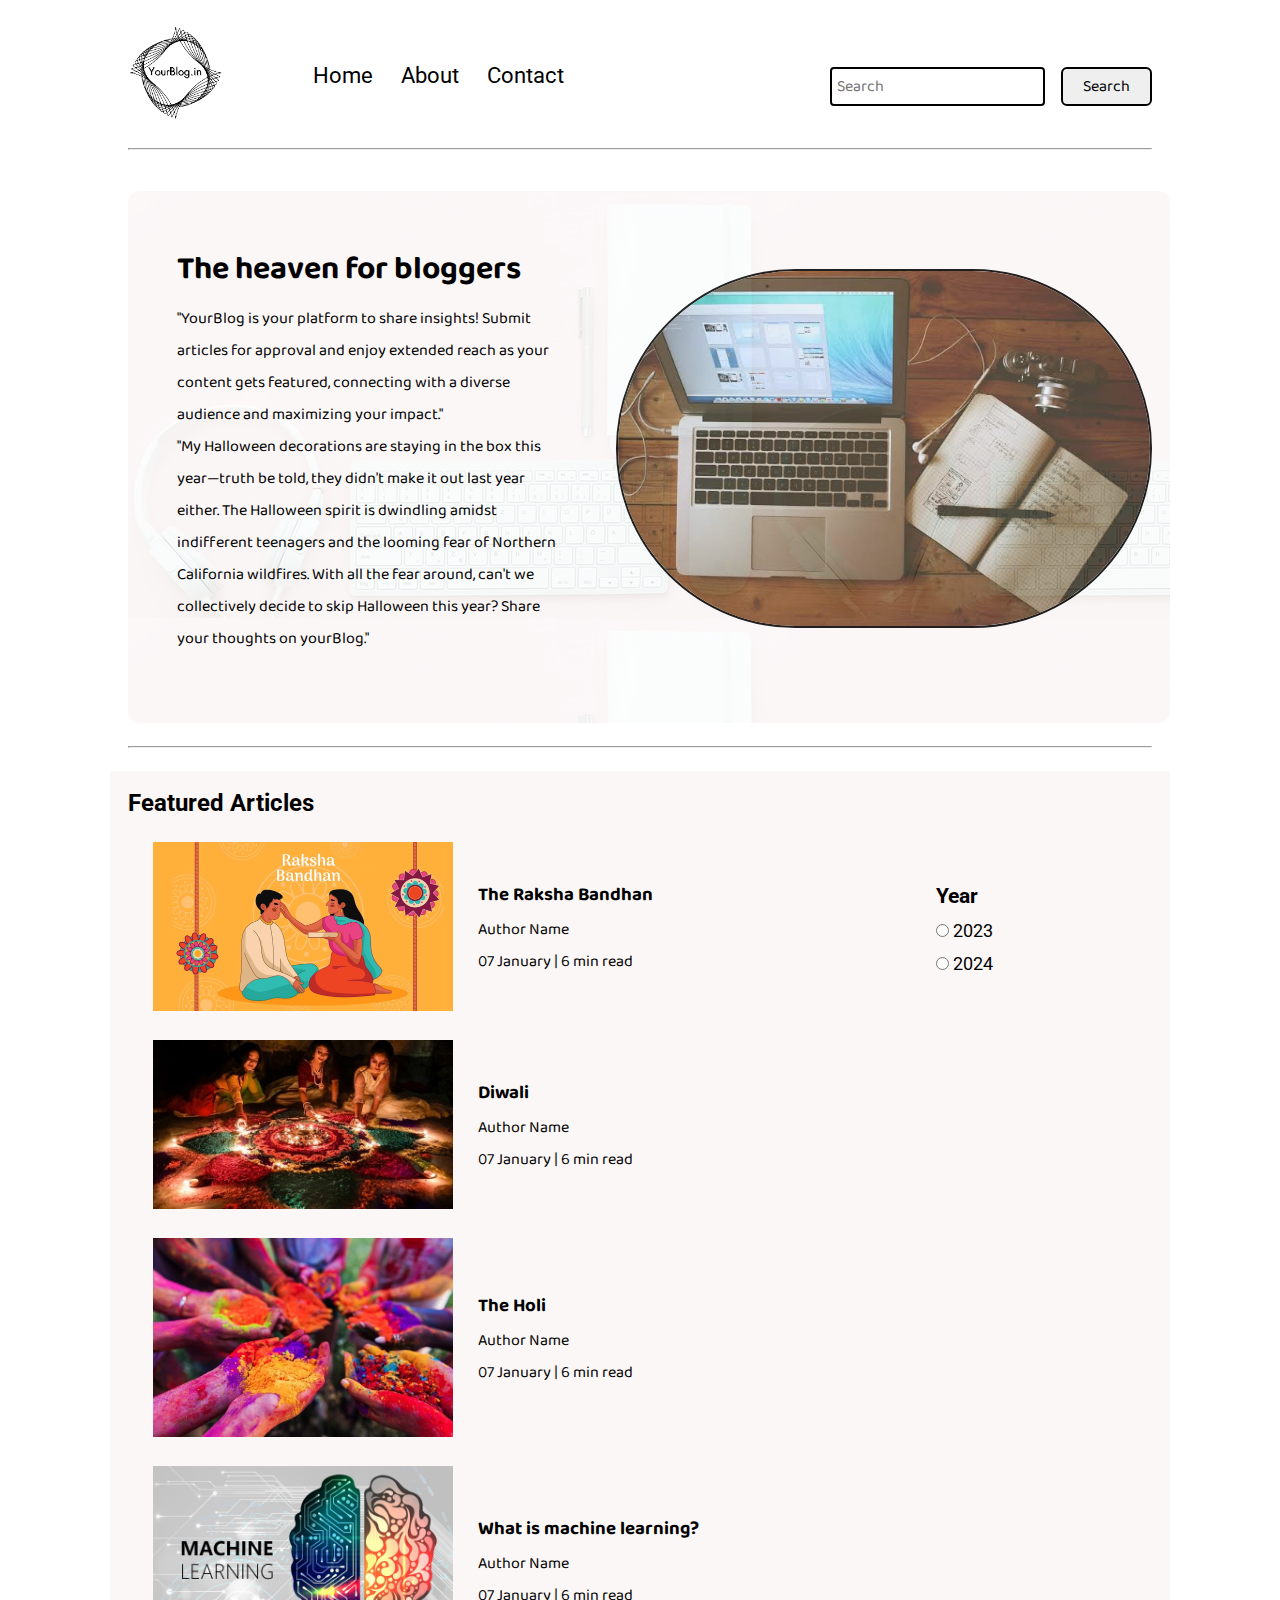
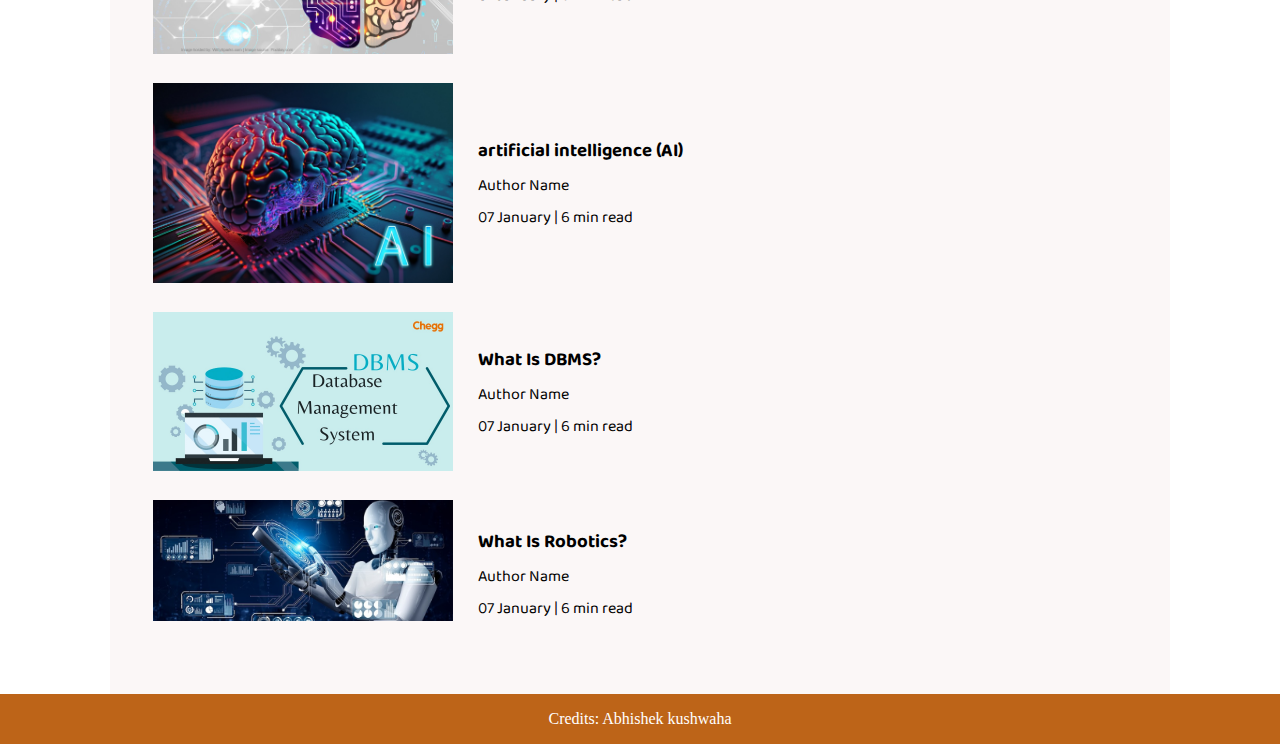
<file: index.html>
<!DOCTYPE html>
<html lang="en">

<head>
    <meta charset="UTF-8">
    <meta name="viewport" content="width=device-width, initial-scale=1.0">
    <link rel="stylesheet" href="./css/utils.css">
    <link rel="stylesheet" href="./css/style.css">
    <link rel="stylesheet" href="./css/mobile.css">
    <title>YourBlog - Heaven for bloggers</title>
</head>

<body>
    <nav class="navigation max-width-1 m-auto">
        <div class="nav-left">
            <a href="./index.html">
                <span><img src="./img/logo.png" width="94px" alt=""></span>
            </a>
            <ul>
                <li><a href="./index.html">Home</a></li>
                <li><a href="./about.html">About</a></li>
                <li><a href="./contact.html">Contact</a></li>
            </ul>
        </div>
        <div class="nav-right">
            <form action="./search.html" method="get">
                <input class="form-input" type="text" name="query" placeholder="Search">
                <button class="btn">Search</button>
            </form>

        </div>

    </nav>
    <div class="max-width-1 m-auto">
        <hr>
    </div>
    <div class="m-auto content max-width-1 my-2">
        <div class="content-left">
            <h1>The heaven for bloggers</h1>
            <p>"YourBlog is your platform to share insights! Submit articles for approval and enjoy extended reach
                 as your content gets featured, connecting with a diverse audience and maximizing your impact."</p>
            <p>"My Halloween decorations are staying in the box this year—truth be told, they didn't make it out 
                last year either. The Halloween spirit is dwindling amidst indifferent teenagers and the looming 
                fear of Northern California wildfires. With all the fear around, can't we collectively decide to
                 skip Halloween this year? Share your thoughts on yourBlog."</p>
        </div>
        <div class="content-right">
            <img src="./img/home.png" alt="YourBlog">
        </div>
    </div>

    <div class="max-width-1 m-auto">
        <hr>
    </div>
    <div class="home-articles max-width-1 m-auto font2">
        <h2>Featured Articles</h2>
        <div class="year-box adjust-year">
            <div>
                <h3>Year </h3>
            </div>
            <div>
                <input type="radio" name="year" id=""> 2023
            </div>
            <div>
                <input type="radio" name="year" id=""> 2024
            </div>
        </div>
        <div class="home-article">
            <div class="home-article-img">
                <img src="./img/a.png" alt="article">
            </div>
            <div class="home-article-content font1">
                <a href="./blogpost.html">
                    <h3>The Raksha Bandhan</h3>
                </a>

                <div>Author Name</div>
                <span>07 January | 6 min read</span>
            </div>
        </div>
        <div class="home-article">
            <div class="home-article-img">
                <img src="./img/b.png" alt="article">
            </div>
            <div class="home-article-content font1">
                <a href="./blogpost2.html">
                    <h3>Diwali</h3>
                </a>

                <div>Author Name</div>
                <span>07 January | 6 min read</span>
            </div>
        </div>
        <div class="home-article">
            <div class="home-article-img">
                <img src="./img/c.png" alt="article">
            </div>
            <div class="home-article-content font1">
                <a href="./blogpost3.html">
                    <h3>The Holi</h3>
                </a>

                <div>Author Name</div>
                <span>07 January | 6 min read</span>
            </div>
        </div>
        <div class="home-article">
            <div class="home-article-img">
                <img src="./img/d.png" alt="article">
            </div>
            <div class="home-article-content font1">
                <a href="./blogpost4.html">
                    <h3>What is machine learning?</h3>
                </a>

                <div>Author Name</div>
                <span>07 January | 6 min read</span>
            </div>
        </div>
        <div class="home-article">
            <div class="home-article-img">
                <img src="./img/e.png" alt="article">
            </div>
            <div class="home-article-content font1">
                <a href="./blogpost5.html">
                    <h3>artificial intelligence (AI)</h3>
                </a>

                <div>Author Name</div>
                <span>07 January | 6 min read</span>
            </div>
        </div>
        <div class="home-article">
            <div class="home-article-img">
                <img src="./img/f.png" alt="article">
            </div>
            <div class="home-article-content font1">
                <a href="./blogpost6.html">
                    <h3>What Is DBMS?</h3>
                </a>

                <div>Author Name</div>
                <span>07 January | 6 min read</span>
            </div>
        </div>
        <div class="home-article">
            <div class="home-article-img">
                <img src="./img/g.png" alt="article">
            </div>
            <div class="home-article-content font1">
                <a href="./blogpost7.html">
                    <h3>What Is Robotics?</h3>
                </a>

                <div>Author Name</div>
                <span>07 January | 6 min read</span>
            </div>
        </div>
       

    </div>

    <div class="footer">
       
        <p> Credits:  Abhishek kushwaha  </p>
    </div>
</body>

</html>
</file>
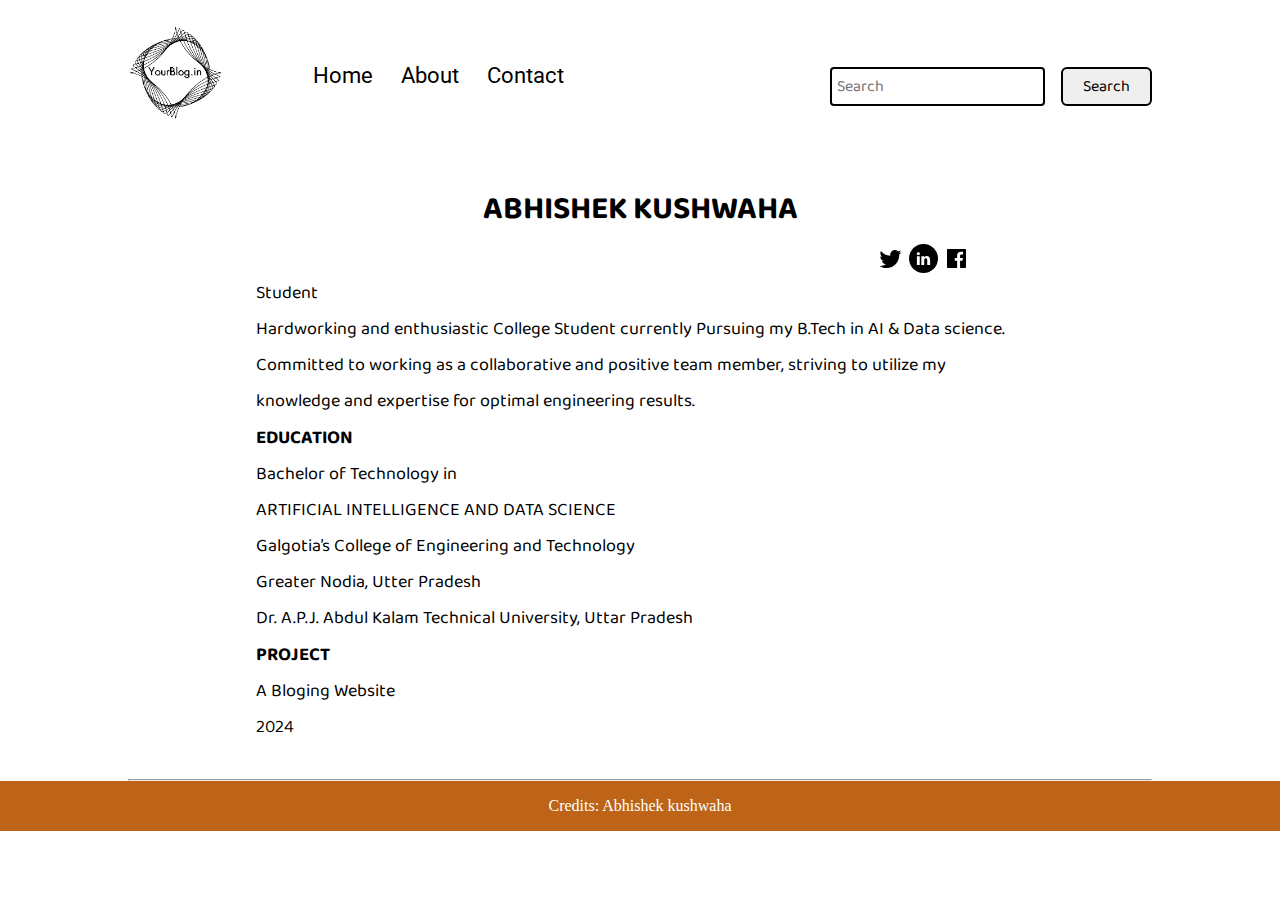
<file: about.html>
<!DOCTYPE html>
<html lang="en">
<head>
    <meta charset="UTF-8">
    <meta name="viewport" content="width=device-width, initial-scale=1.0">
    <link rel="stylesheet" href="./css/utils.css">
    <link rel="stylesheet" href="./css/style.css">
    <link rel="stylesheet" href="./css/blogpost.css">
    <link rel="stylesheet" href="./css/mobile.css">
    <title>YourBlog - Heaven for bloggers</title>
</head>
<body>
    <nav class="navigation max-width-1 m-auto">
        <div class="nav-left">
            <a href="./index.html">
                <span><img src="./img/logo.png" width="94px" alt=""></span>
            </a>
            <ul>
                <li><a href="./index.html">Home</a></li>
                <li><a href="./about.html">About</a></li>
                <li><a href="./contact.html">Contact</a></li>
            </ul>
        </div>
        <div class="nav-right">
            <form action="./search.html" method="get">
                <input class="form-input" type="text" name="query" placeholder="Search">
                <button class="btn">Search</button>
            </form>

        </div>

    </nav>
   
    <div class="m-auto blog-post-content max-width-2 m-auto my-2">
        <h1 class="font1">ABHISHEK KUSHWAHA</h1>
        <div class="blogpost-meta">
            <div class="author-info">
                
            </div>
            <div class="social">
                <svg width="29" height="29" class="hk"><path d="M22.05 7.54a4.47 4.47 0 0 0-3.3-1.46 4.53 4.53 0 0 0-4.53 4.53c0 .35.04.7.08 1.05A12.9 12.9 0 0 1 5 6.89a5.1 5.1 0 0 0-.65 2.26c.03 1.6.83 2.99 2.02 3.79a4.3 4.3 0 0 1-2.02-.57v.08a4.55 4.55 0 0 0 3.63 4.44c-.4.08-.8.13-1.21.16l-.81-.08a4.54 4.54 0 0 0 4.2 3.15 9.56 9.56 0 0 1-5.66 1.94l-1.05-.08c2 1.27 4.38 2.02 6.94 2.02 8.3 0 12.86-6.9 12.84-12.85.02-.24 0-.43 0-.65a8.68 8.68 0 0 0 2.26-2.34c-.82.38-1.7.62-2.6.72a4.37 4.37 0 0 0 1.95-2.51c-.84.53-1.81.9-2.83 1.13z"></path></svg>

                <svg style="background: black;
                border-radius: 21px;" width="29" height="29" viewBox="0 0 29 29" fill="none" class="hk"><path d="M5 6.36C5 5.61 5.63 5 6.4 5h16.2c.77 0 1.4.61 1.4 1.36v16.28c0 .75-.63 1.36-1.4 1.36H6.4c-.77 0-1.4-.6-1.4-1.36V6.36z"></path><path fill-rule="evenodd" clip-rule="evenodd" d="M10.76 20.9v-8.57H7.89v8.58h2.87zm-1.44-9.75c1 0 1.63-.65 1.63-1.48-.02-.84-.62-1.48-1.6-1.48-.99 0-1.63.64-1.63 1.48 0 .83.62 1.48 1.59 1.48h.01zM12.35 20.9h2.87v-4.79c0-.25.02-.5.1-.7.2-.5.67-1.04 1.46-1.04 1.04 0 1.46.8 1.46 1.95v4.59h2.87v-4.92c0-2.64-1.42-3.87-3.3-3.87-1.55 0-2.23.86-2.61 1.45h.02v-1.24h-2.87c.04.8 0 8.58 0 8.58z" fill="#fff"></path></svg>

                <svg width="29" height="29" class="hk"><path d="M23.2 5H5.8a.8.8 0 0 0-.8.8V23.2c0 .44.35.8.8.8h9.3v-7.13h-2.38V13.9h2.38v-2.38c0-2.45 1.55-3.66 3.74-3.66 1.05 0 1.95.08 2.2.11v2.57h-1.5c-1.2 0-1.48.57-1.48 1.4v1.96h2.97l-.6 2.97h-2.37l.05 7.12h5.1a.8.8 0 0 0 .79-.8V5.8a.8.8 0 0 0-.8-.79"></path></svg>

            </div>
        </div>
         <p class="font1">Student</p>
         <p class="font1">Hardworking and enthusiastic College Student currently
            Pursuing my B.Tech in AI & Data science. Committed to
            working as a collaborative and positive team member,
            striving to utilize my knowledge and expertise for optimal
            engineering results.</p>
         <h3 class="font1">EDUCATION</h3>
         <p class="font1">Bachelor of Technology in</p>
         <p class="font1">ARTIFICIAL INTELLIGENCE AND DATA SCIENCE</p>
         <p class="font1">Galgotia’s College of Engineering and Technology</p>
         <p class="font1"> Greater Nodia, Utter Pradesh </p>
         <p class="font1">Dr. A.P.J. Abdul Kalam Technical University, Uttar Pradesh</p>
         <h3 class="font1">PROJECT</h3>
         <p class="font1">A Bloging Website</p>
         <p class="font1">2024</p>
         <p class="font1"></p>
    </div>

    <div class="max-width-1 m-auto"><hr></div>
    
            
     </div>
    </div>

    <div class="footer">
        <p> Credits:  Abhishek kushwaha  </p> 
    </div>
</body>
</html>
</file>
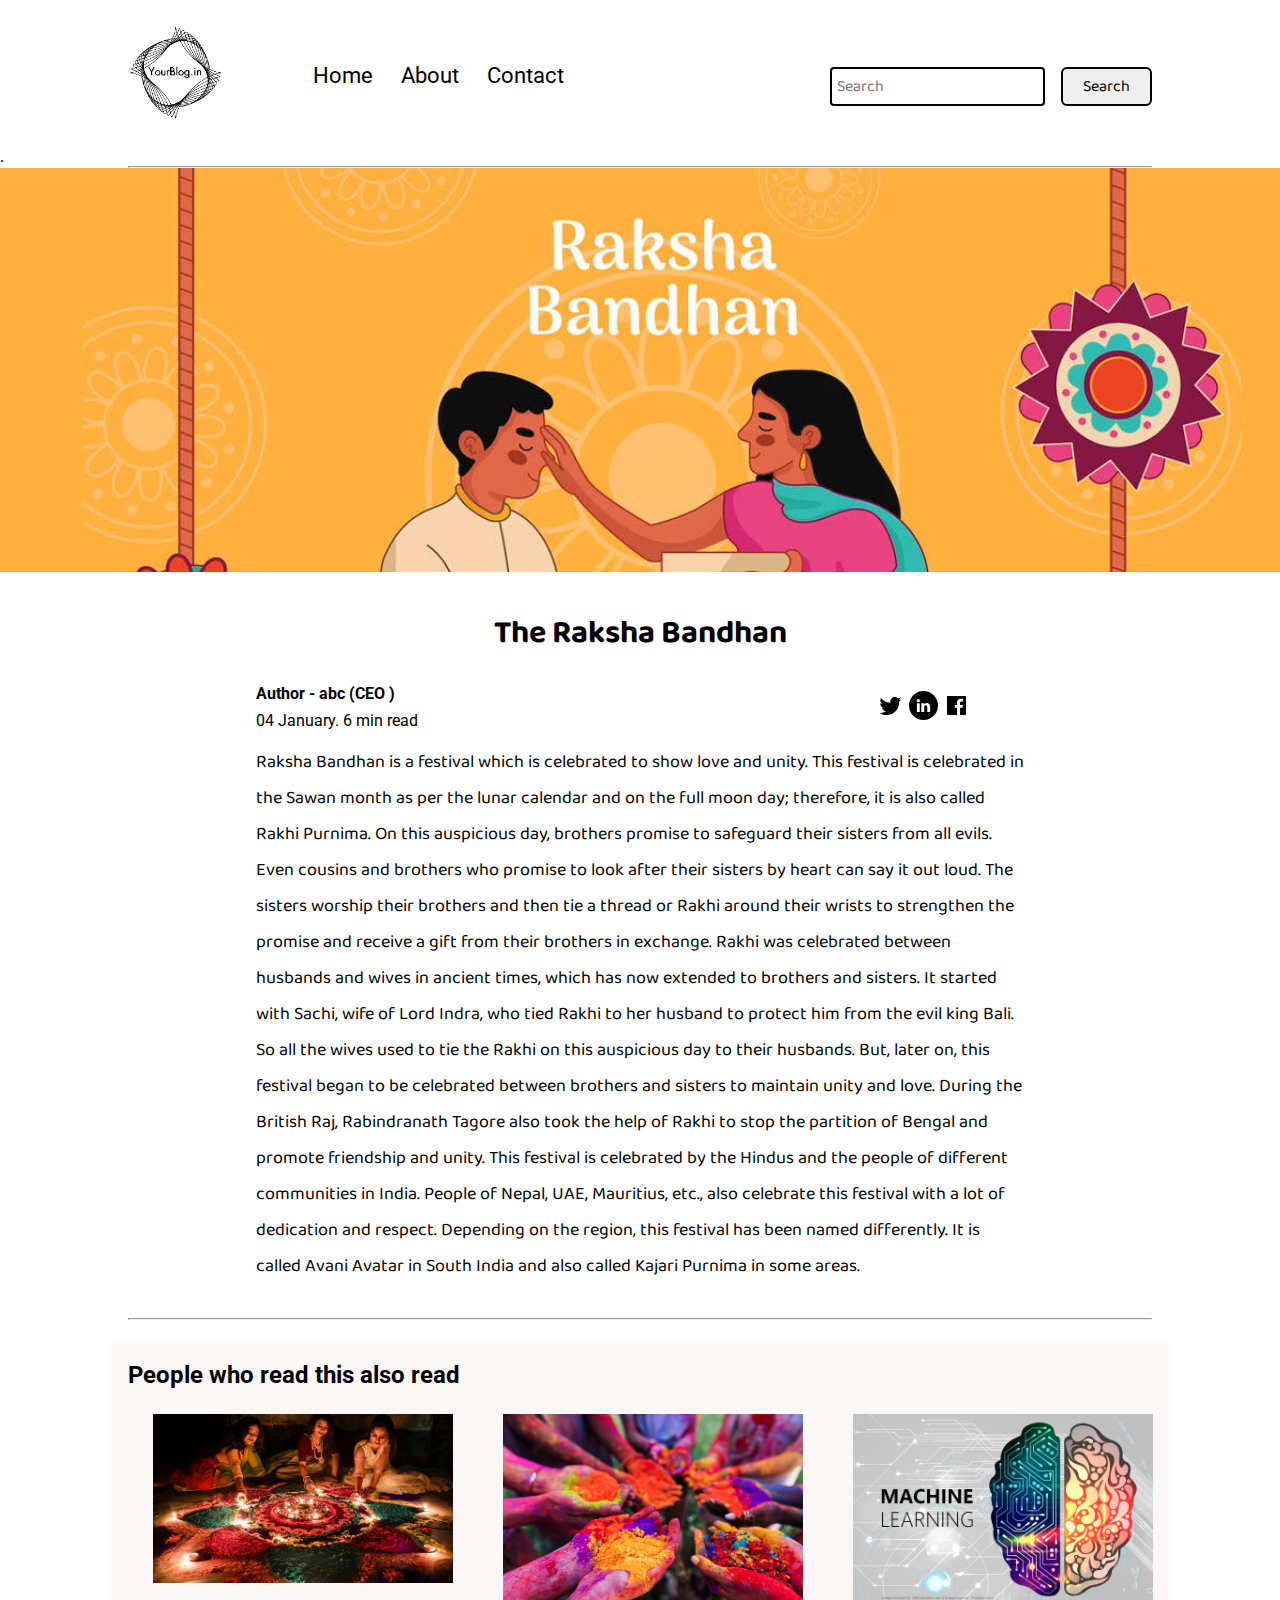
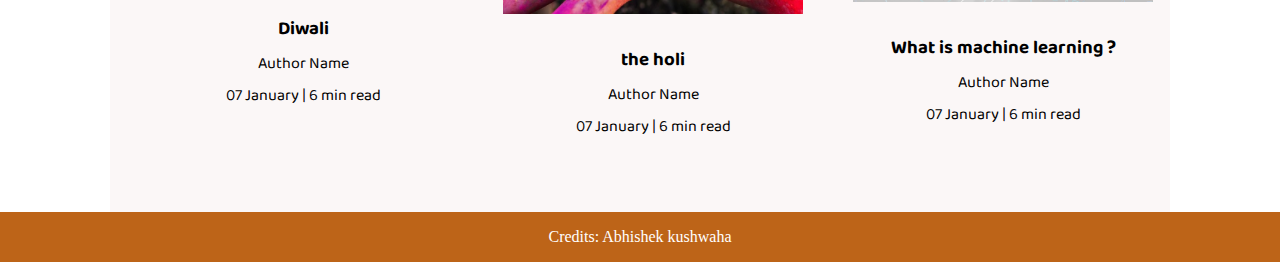
<file: blogpost.html>
<!DOCTYPE html>
<html lang="en">
<head>
    <meta charset="UTF-8">
    <meta name="viewport" content="width=device-width, initial-scale=1.0">
    <link rel="stylesheet" href="./css/utils.css">
    <link rel="stylesheet" href="./css/style.css">
    <link rel="stylesheet" href="./css/blogpost.css">
    <link rel="stylesheet" href="./css/mobile.css">
    <title>YourBlog - Heaven for bloggers</title>
</head>
<body>
    <nav class="navigation max-width-1 m-auto">
        <div class="nav-left">
            <a href="./index.html">
                <span><img src="./img/logo.png" width="94px" alt=""></span>
            </a>
            <ul>
                <li><a href="./index.html">Home</a></li>
                <li><a href="./about.html">About</a></li>
                <li><a href="./contact.html">Contact</a></li>
            </ul>
        </div>
        <div class="nav-right">
            <form action="./search.html" method="get">
                <input class="form-input" type="text" name="query" placeholder="Search">
                <button class="btn">Search</button>
            </form>

        </div>

    </nav>.
    <div class="max-width-1 m-auto">
        <hr>
    </div>
    <div class="post-img">
        <img src="./img/a.png" alt="">
    </div>
    <div class="m-auto blog-post-content max-width-2 m-auto my-2">
        <h1 class="font1">The Raksha Bandhan </h1>
        <div class="blogpost-meta">
            <div class="author-info">
                <div>
                <b>
                  Author - abc (CEO )
                </b>
                </div>
                <div>04 January. 6 min read</div>
            </div>
            <div class="social">
                <svg width="29" height="29" class="hk"><path d="M22.05 7.54a4.47 4.47 0 0 0-3.3-1.46 4.53 4.53 0 0 0-4.53 4.53c0 .35.04.7.08 1.05A12.9 12.9 0 0 1 5 6.89a5.1 5.1 0 0 0-.65 2.26c.03 1.6.83 2.99 2.02 3.79a4.3 4.3 0 0 1-2.02-.57v.08a4.55 4.55 0 0 0 3.63 4.44c-.4.08-.8.13-1.21.16l-.81-.08a4.54 4.54 0 0 0 4.2 3.15 9.56 9.56 0 0 1-5.66 1.94l-1.05-.08c2 1.27 4.38 2.02 6.94 2.02 8.3 0 12.86-6.9 12.84-12.85.02-.24 0-.43 0-.65a8.68 8.68 0 0 0 2.26-2.34c-.82.38-1.7.62-2.6.72a4.37 4.37 0 0 0 1.95-2.51c-.84.53-1.81.9-2.83 1.13z"></path></svg>

                <svg style="background: black;
                border-radius: 21px;" width="29" height="29" viewBox="0 0 29 29" fill="none" class="hk"><path d="M5 6.36C5 5.61 5.63 5 6.4 5h16.2c.77 0 1.4.61 1.4 1.36v16.28c0 .75-.63 1.36-1.4 1.36H6.4c-.77 0-1.4-.6-1.4-1.36V6.36z"></path><path fill-rule="evenodd" clip-rule="evenodd" d="M10.76 20.9v-8.57H7.89v8.58h2.87zm-1.44-9.75c1 0 1.63-.65 1.63-1.48-.02-.84-.62-1.48-1.6-1.48-.99 0-1.63.64-1.63 1.48 0 .83.62 1.48 1.59 1.48h.01zM12.35 20.9h2.87v-4.79c0-.25.02-.5.1-.7.2-.5.67-1.04 1.46-1.04 1.04 0 1.46.8 1.46 1.95v4.59h2.87v-4.92c0-2.64-1.42-3.87-3.3-3.87-1.55 0-2.23.86-2.61 1.45h.02v-1.24h-2.87c.04.8 0 8.58 0 8.58z" fill="#fff"></path></svg>

                <svg width="29" height="29" class="hk"><path d="M23.2 5H5.8a.8.8 0 0 0-.8.8V23.2c0 .44.35.8.8.8h9.3v-7.13h-2.38V13.9h2.38v-2.38c0-2.45 1.55-3.66 3.74-3.66 1.05 0 1.95.08 2.2.11v2.57h-1.5c-1.2 0-1.48.57-1.48 1.4v1.96h2.97l-.6 2.97h-2.37l.05 7.12h5.1a.8.8 0 0 0 .79-.8V5.8a.8.8 0 0 0-.8-.79"></path></svg>

            </div>
        </div>
         <p class="font1">Raksha Bandhan is a festival which is celebrated to show love and unity. This festival is celebrated in the Sawan month as per the lunar calendar and on the full moon day; therefore, it is also called Rakhi Purnima. On this auspicious day, brothers promise to safeguard their sisters from all evils. Even cousins and brothers who promise to look after their sisters by heart can say it out loud. The sisters worship their brothers and then tie a thread or Rakhi around their wrists to strengthen the promise and receive a gift from their brothers in exchange. Rakhi was celebrated between husbands and wives in ancient times, which has now extended to brothers and sisters. It started with Sachi, wife of Lord Indra, who tied Rakhi to her husband to protect him from the evil king Bali. So all the wives used to tie the Rakhi on this auspicious day to their husbands. But, later on, this festival began to be celebrated between brothers and sisters to maintain unity and love. During the British Raj, Rabindranath Tagore also took the help of Rakhi to stop the partition of Bengal and promote friendship and unity. This festival is celebrated by the Hindus and the people of different communities in India. People of Nepal, UAE, Mauritius, etc., also celebrate this festival with a lot of dedication and respect. Depending on the region, this festival has been named differently. It is called Avani Avatar in South India and also called Kajari Purnima in some areas.</p>
         <p class="font1"></p>
         
    </div>

    <div class="max-width-1 m-auto"><hr></div>
    <div class="home-articles max-width-1 m-auto font2">
        <h2>People who read this also read</h2>
        <div class="row">

       
        <div class="home-article more-post">
            <div class="home-article-img">
                <img src="./img/b.png" alt="article">
            </div>
            <div class="home-article-content font1 center">
                <a href="./blogpost2.html"><h3>Diwali</h3></a>
                
                <div>Author Name</div>
                <span>07 January | 6 min read</span>
            </div>
        </div>
        <div class="home-article more-post">
            <div class="home-article-img">
                <img src="./img/c.png" alt="article">
            </div>
            <div class="home-article-content font1 center">
                <a href="./blogpost3.html"><h3> the holi</h3></a>
                
                <div>Author Name</div>
                <span>07 January | 6 min read</span>
            </div>
        </div>
        <div class="home-article more-post">
            <div class="home-article-img">
                <img src="./img/d.png" alt="article">
            </div>
            <div class="home-article-content font1 center">
                <a href="./blogpost4.html"><h3>What is machine learning ?</h3></a>
                
                <div>Author Name</div>
                <span>07 January | 6 min read</span>
            </div>
        </div>
        
    </div>
    </div>

    <div class="footer">
        <p> Credits:  Abhishek kushwaha  </p>
    </div>
</body>
</html>
</file>
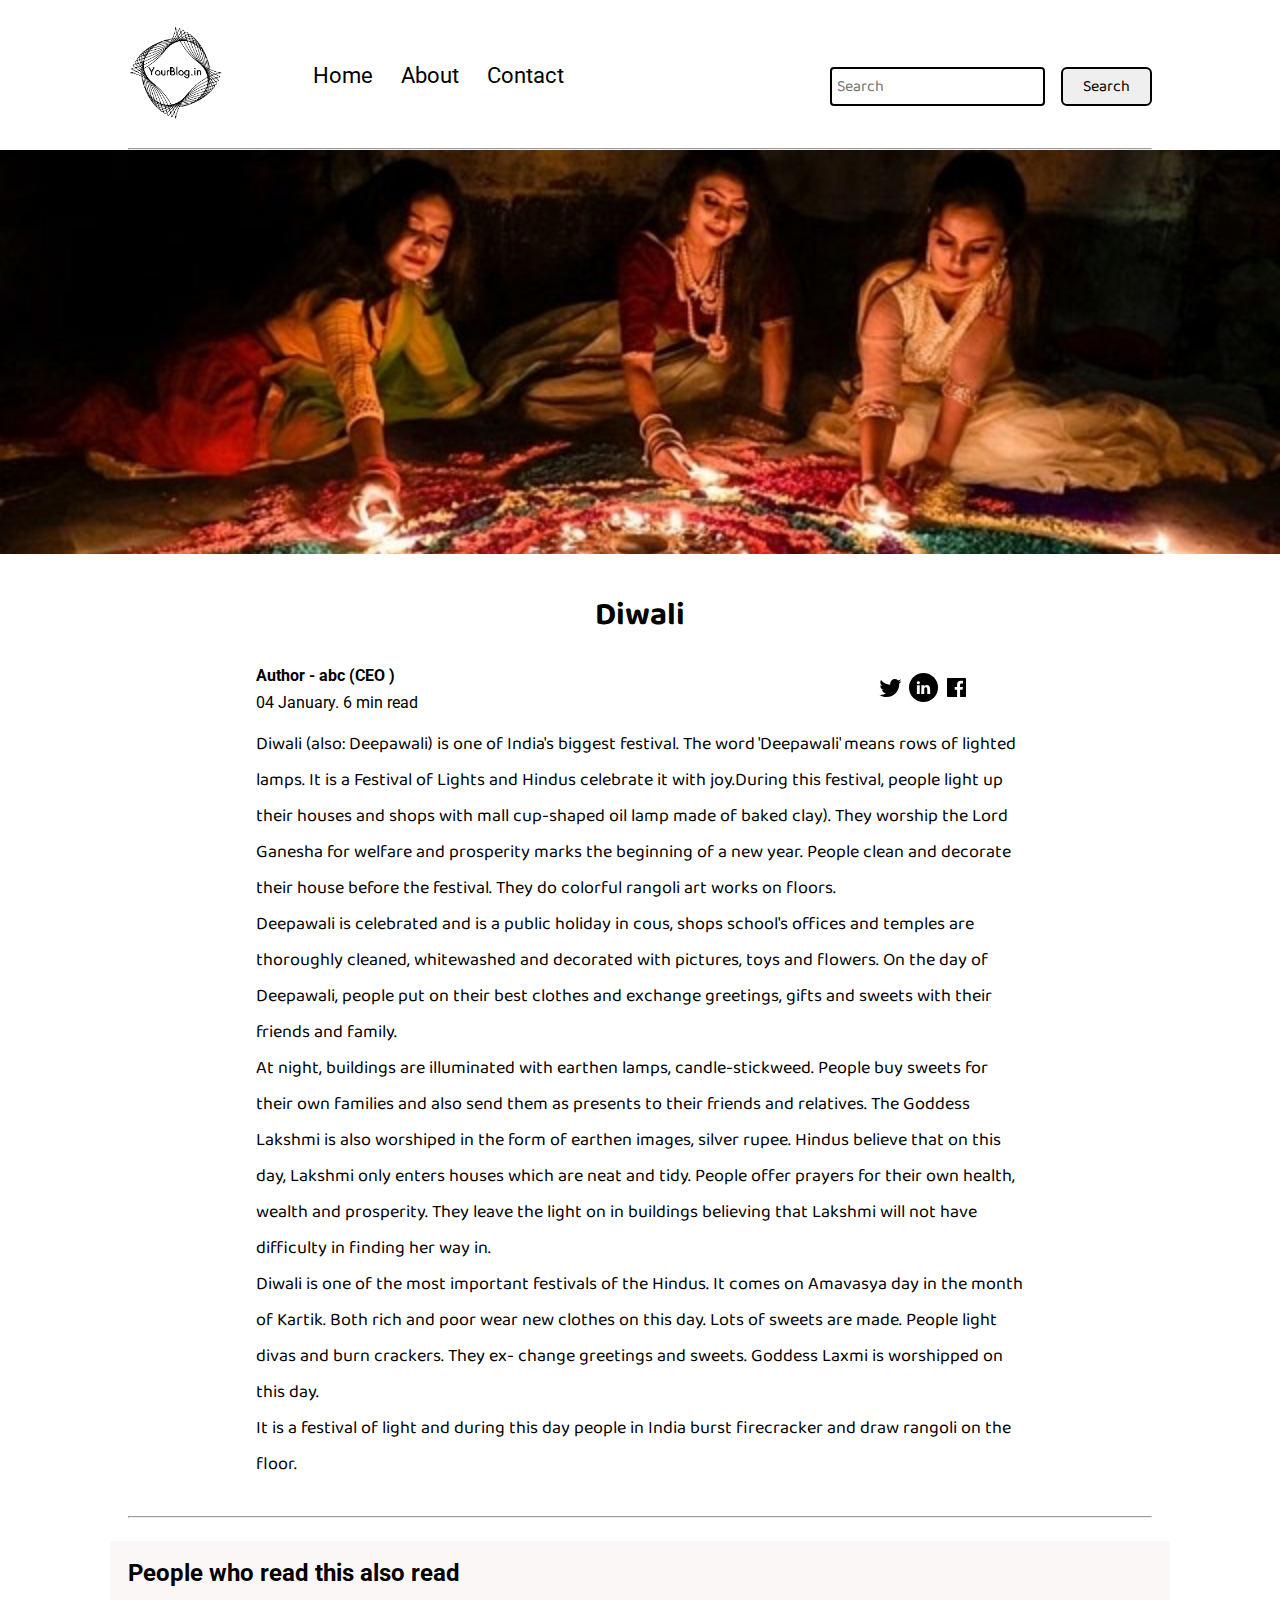
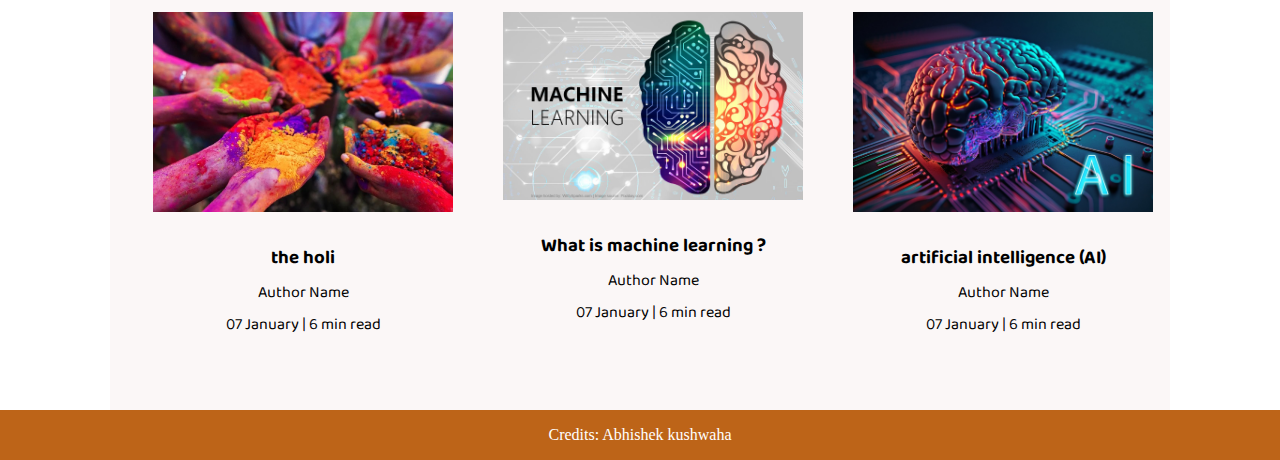
<file: blogpost2.html>
<!DOCTYPE html>
<html lang="en">
<head>
    <meta charset="UTF-8">
    <meta name="viewport" content="width=device-width, initial-scale=1.0">
    <link rel="stylesheet" href="./css/utils.css">
    <link rel="stylesheet" href="./css/style.css">
    <link rel="stylesheet" href="./css/blogpost.css">
    <link rel="stylesheet" href="./css/mobile.css">
    <title>YourBlog - Heaven for bloggers</title>
</head>
<body>
    <nav class="navigation max-width-1 m-auto">
        <div class="nav-left">
            <a href="./index.html">
                <span><img src="./img/logo.png" width="94px" alt=""></span>
            </a>
            <ul>
                <li><a href="./index.html">Home</a></li>
                <li><a href="./about.html">About</a></li>
                <li><a href="./contact.html">Contact</a></li>
            </ul>
        </div>
        <div class="nav-right">
            <form action="./search.html" method="get">
                <input class="form-input" type="text" name="query" placeholder="Search">
                <button class="btn">Search</button>
            </form>

        </div>

    </nav>
    <div class="max-width-1 m-auto">
        <hr>
    </div>
    <div class="post-img">
        <img src="./img/b.png" alt="">
    </div>
    <div class="m-auto blog-post-content max-width-2 m-auto my-2">
        <h1 class="font1">Diwali</h1>
        <div class="blogpost-meta">
            <div class="author-info">
                <div>
                <b>
                  Author - abc (CEO )
                </b>
                </div>
                <div>04 January. 6 min read</div>
            </div>
            <div class="social">
                <svg width="29" height="29" class="hk"><path d="M22.05 7.54a4.47 4.47 0 0 0-3.3-1.46 4.53 4.53 0 0 0-4.53 4.53c0 .35.04.7.08 1.05A12.9 12.9 0 0 1 5 6.89a5.1 5.1 0 0 0-.65 2.26c.03 1.6.83 2.99 2.02 3.79a4.3 4.3 0 0 1-2.02-.57v.08a4.55 4.55 0 0 0 3.63 4.44c-.4.08-.8.13-1.21.16l-.81-.08a4.54 4.54 0 0 0 4.2 3.15 9.56 9.56 0 0 1-5.66 1.94l-1.05-.08c2 1.27 4.38 2.02 6.94 2.02 8.3 0 12.86-6.9 12.84-12.85.02-.24 0-.43 0-.65a8.68 8.68 0 0 0 2.26-2.34c-.82.38-1.7.62-2.6.72a4.37 4.37 0 0 0 1.95-2.51c-.84.53-1.81.9-2.83 1.13z"></path></svg>

                <svg style="background: black;
                border-radius: 21px;" width="29" height="29" viewBox="0 0 29 29" fill="none" class="hk"><path d="M5 6.36C5 5.61 5.63 5 6.4 5h16.2c.77 0 1.4.61 1.4 1.36v16.28c0 .75-.63 1.36-1.4 1.36H6.4c-.77 0-1.4-.6-1.4-1.36V6.36z"></path><path fill-rule="evenodd" clip-rule="evenodd" d="M10.76 20.9v-8.57H7.89v8.58h2.87zm-1.44-9.75c1 0 1.63-.65 1.63-1.48-.02-.84-.62-1.48-1.6-1.48-.99 0-1.63.64-1.63 1.48 0 .83.62 1.48 1.59 1.48h.01zM12.35 20.9h2.87v-4.79c0-.25.02-.5.1-.7.2-.5.67-1.04 1.46-1.04 1.04 0 1.46.8 1.46 1.95v4.59h2.87v-4.92c0-2.64-1.42-3.87-3.3-3.87-1.55 0-2.23.86-2.61 1.45h.02v-1.24h-2.87c.04.8 0 8.58 0 8.58z" fill="#fff"></path></svg>

                <svg width="29" height="29" class="hk"><path d="M23.2 5H5.8a.8.8 0 0 0-.8.8V23.2c0 .44.35.8.8.8h9.3v-7.13h-2.38V13.9h2.38v-2.38c0-2.45 1.55-3.66 3.74-3.66 1.05 0 1.95.08 2.2.11v2.57h-1.5c-1.2 0-1.48.57-1.48 1.4v1.96h2.97l-.6 2.97h-2.37l.05 7.12h5.1a.8.8 0 0 0 .79-.8V5.8a.8.8 0 0 0-.8-.79"></path></svg>

            </div>
        </div>
         <p class="font1">Diwali (also: Deepawali) is one of India's biggest festival. The word 'Deepawali' means rows of lighted lamps. It is a Festival of Lights and Hindus celebrate it with joy.During this festival, people light up their houses and shops with mall cup-shaped oil lamp made of baked clay). They worship the Lord Ganesha for welfare and prosperity marks the beginning of a new year. People clean and decorate their house before the festival. They do colorful rangoli art works on floors.</p>
         <p class="font1">Deepawali is celebrated and is a public holiday in cous, shops school's offices and temples are thoroughly cleaned, whitewashed and decorated with pictures, toys and flowers. On the day of Deepawali, people put on their best clothes and exchange greetings, gifts and sweets with their friends and family.</p>
         <p class="font1">At night, buildings are illuminated with earthen lamps, candle-stickweed. People buy sweets for their own families and also send them as presents to their friends and relatives. The Goddess Lakshmi is also worshiped in the form of earthen images, silver rupee. Hindus believe that on this day, Lakshmi only enters houses which are neat and tidy. People offer prayers for their own health, wealth and prosperity. They leave the light on in buildings believing that Lakshmi will not have difficulty in finding her way in.</p>
         <p class="font1">Diwali is one of the most important festivals of the Hindus. It comes on Amavasya day in the month of Kartik. Both rich and poor wear new clothes on this day. Lots of sweets are made. People light divas and burn crackers. They ex- change greetings and sweets. Goddess Laxmi is worshipped on this day.</p>
         <p class="font1">It is a festival of light and during this day people in India burst firecracker and draw rangoli on the floor.</p>
         <p class="font1"></p>
         
    </div>

    <div class="max-width-1 m-auto"><hr></div>
    <div class="home-articles max-width-1 m-auto font2">
        <h2>People who read this also read</h2>
        <div class="row">

       
        <div class="home-article more-post">
            <div class="home-article-img">
                <img src="./img/c.png" alt="article">
            </div>
            <div class="home-article-content font1 center">
                <a href="./blogpost3.html"><h3>the holi</h3></a>
                
                <div>Author Name</div>
                <span>07 January | 6 min read</span>
            </div>
        </div>
        <div class="home-article more-post">
            <div class="home-article-img">
                <img src="./img/d.png" alt="article">
            </div>
            <div class="home-article-content font1 center">
                <a href="./blogpost4.html"><h3>What is machine learning ?</h3></a>
                
                <div>Author Name</div>
                <span>07 January | 6 min read</span>
            </div>
        </div>
        <div class="home-article more-post">
            <div class="home-article-img">
                <img src="./img/e.png" alt="article">
            </div>
            <div class="home-article-content font1 center">
                <a href="./blogpost5.html"><h3>artificial intelligence (AI)</h3></a>
                
                <div>Author Name</div>
                <span>07 January | 6 min read</span>
            </div>
        </div>
        
    </div>
    </div>

    <div class="footer">
        <p> Credits:  Abhishek kushwaha  </p> 
    </div>
</body>
</html>
</file>
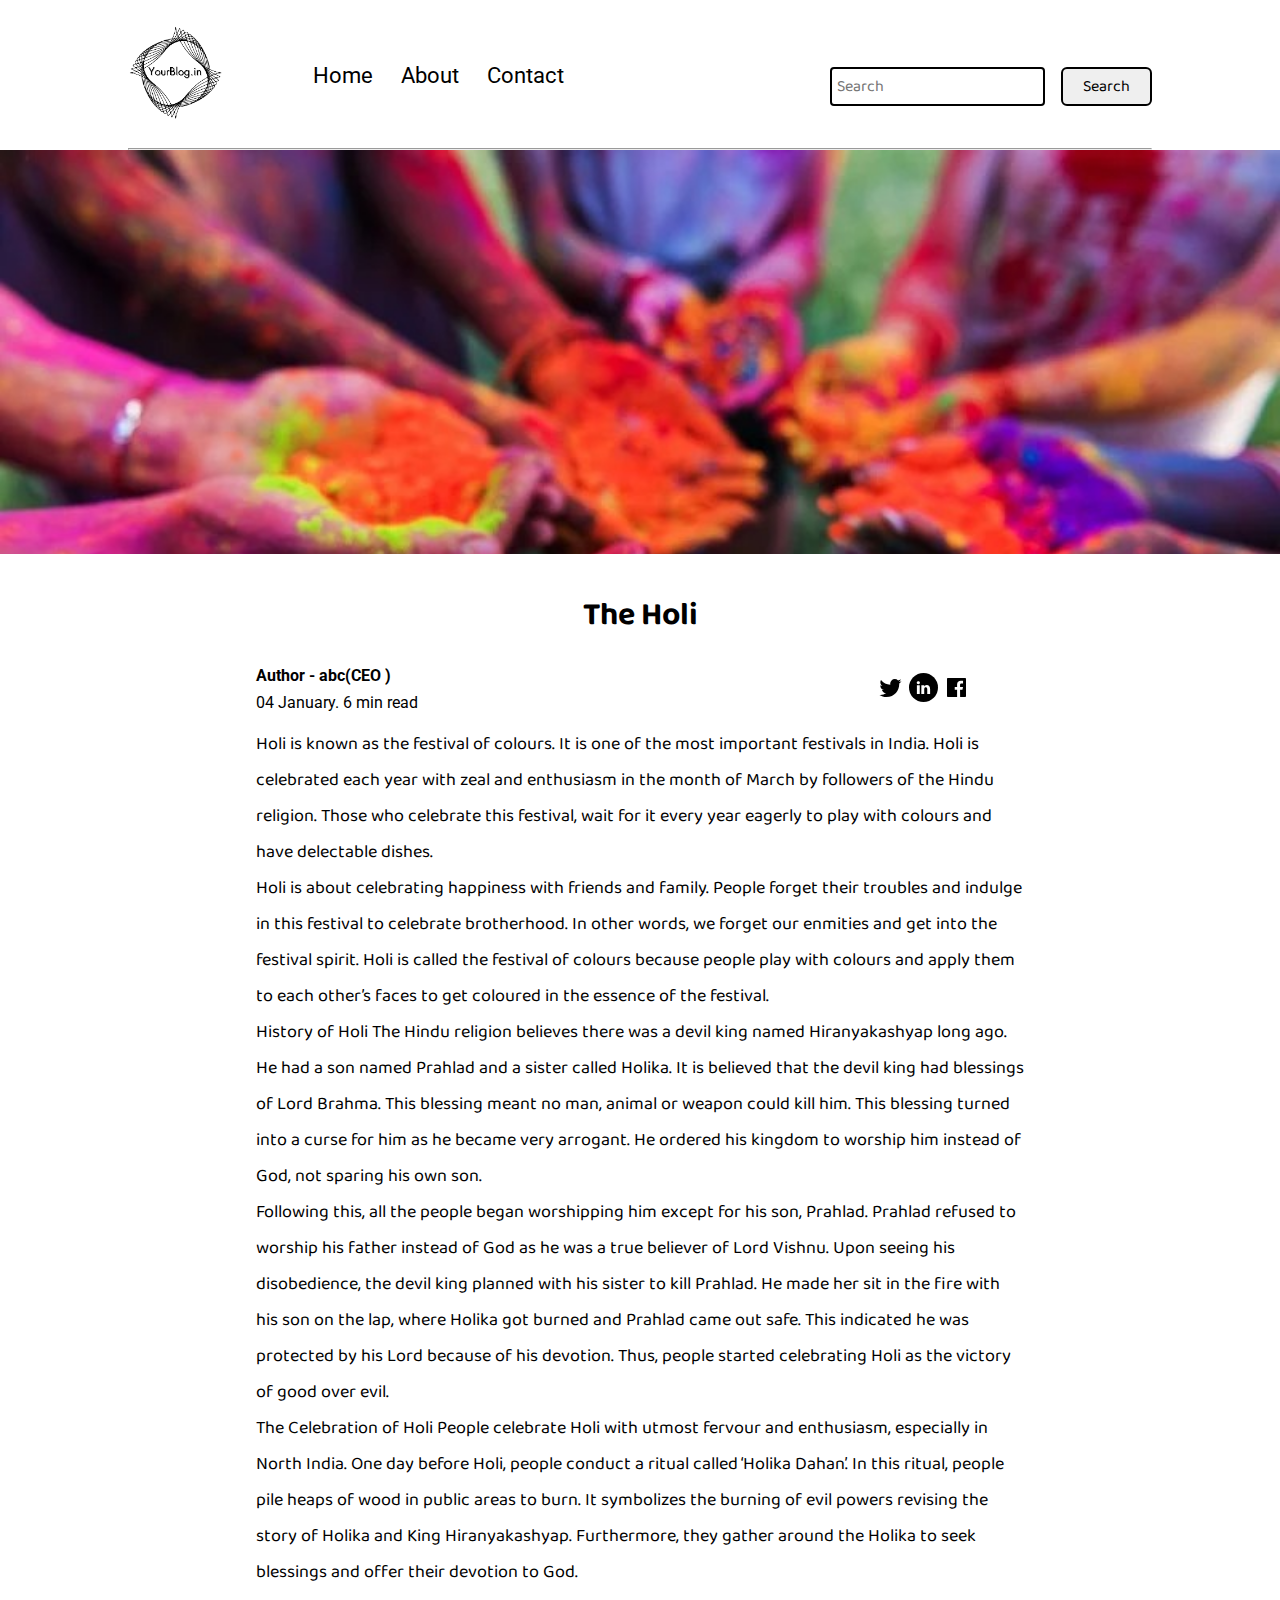
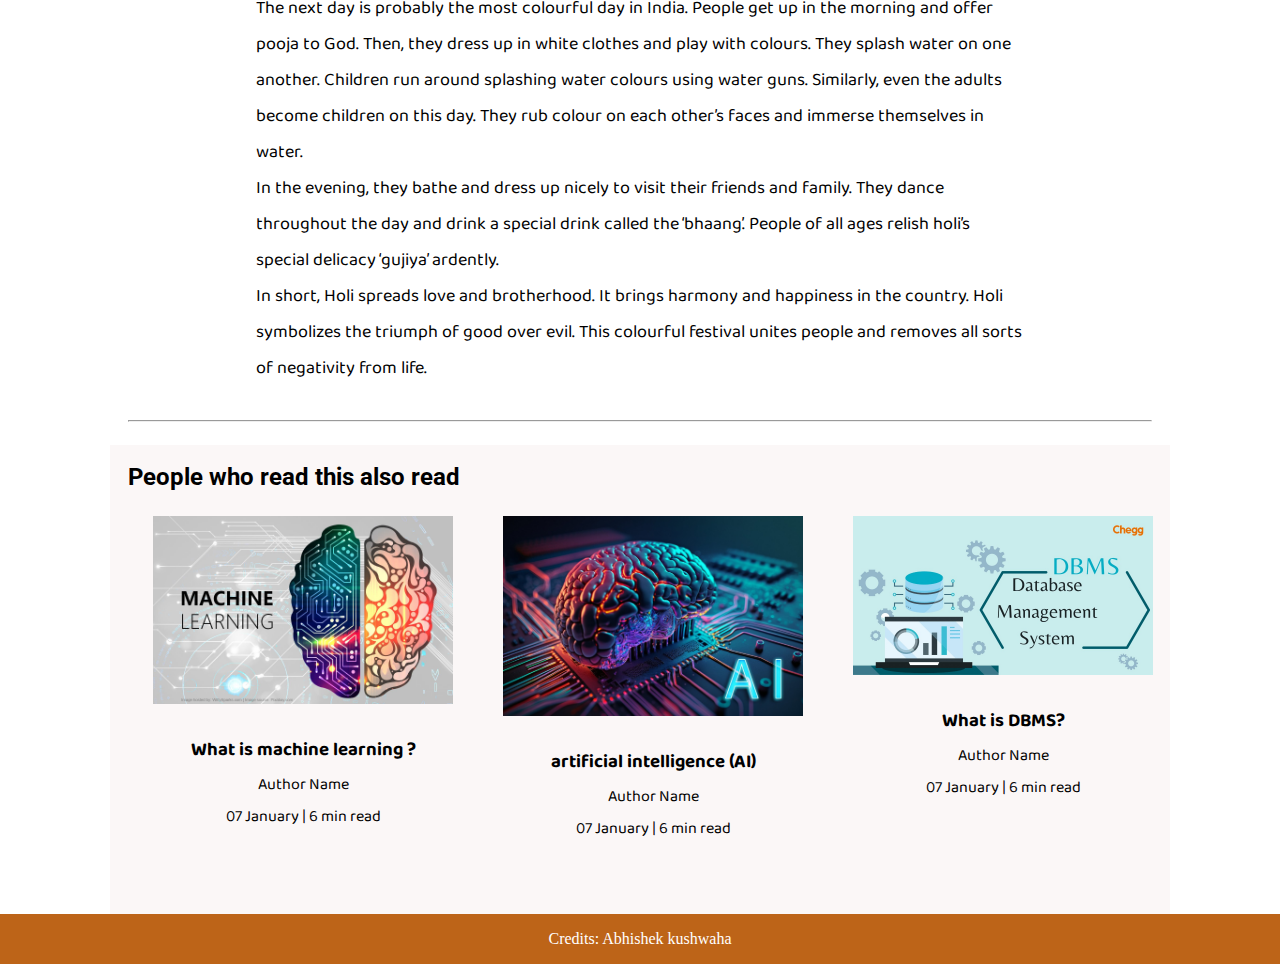
<file: blogpost3.html>
<!DOCTYPE html>
<html lang="en">
<head>
    <meta charset="UTF-8">
    <meta name="viewport" content="width=device-width, initial-scale=1.0">
    <link rel="stylesheet" href="./css/utils.css">
    <link rel="stylesheet" href="./css/style.css">
    <link rel="stylesheet" href="./css/blogpost.css">
    <link rel="stylesheet" href="./css/mobile.css">
    <title>YourBlog - Heaven for bloggers</title>
</head>
<body>
    <nav class="navigation max-width-1 m-auto">
        <div class="nav-left">
            <a href="./index.html">
                <span><img src="./img/logo.png" width="94px" alt=""></span>
            </a>
            <ul>
                <li><a href="./index.html">Home</a></li>
                <li><a href="./about.html">About</a></li>
                <li><a href="./contact.html">Contact</a></li>
            </ul>
        </div>
        <div class="nav-right">
            <form action="./search.html" method="get">
                <input class="form-input" type="text" name="query" placeholder="Search">
                <button class="btn">Search</button>
            </form>

        </div>

    </nav>
    <div class="max-width-1 m-auto">
        <hr>
    </div>
    <div class="post-img">
        <img src="./img/c.png" alt="">
    </div>
    <div class="m-auto blog-post-content max-width-2 m-auto my-2">
        <h1 class="font1">The Holi</h1>
        <div class="blogpost-meta">
            <div class="author-info">
                <div>
                <b>
                  Author - abc(CEO )
                </b>
                </div>
                <div>04 January. 6 min read</div>
            </div>
            <div class="social">
                <svg width="29" height="29" class="hk"><path d="M22.05 7.54a4.47 4.47 0 0 0-3.3-1.46 4.53 4.53 0 0 0-4.53 4.53c0 .35.04.7.08 1.05A12.9 12.9 0 0 1 5 6.89a5.1 5.1 0 0 0-.65 2.26c.03 1.6.83 2.99 2.02 3.79a4.3 4.3 0 0 1-2.02-.57v.08a4.55 4.55 0 0 0 3.63 4.44c-.4.08-.8.13-1.21.16l-.81-.08a4.54 4.54 0 0 0 4.2 3.15 9.56 9.56 0 0 1-5.66 1.94l-1.05-.08c2 1.27 4.38 2.02 6.94 2.02 8.3 0 12.86-6.9 12.84-12.85.02-.24 0-.43 0-.65a8.68 8.68 0 0 0 2.26-2.34c-.82.38-1.7.62-2.6.72a4.37 4.37 0 0 0 1.95-2.51c-.84.53-1.81.9-2.83 1.13z"></path></svg>

                <svg style="background: black;
                border-radius: 21px;" width="29" height="29" viewBox="0 0 29 29" fill="none" class="hk"><path d="M5 6.36C5 5.61 5.63 5 6.4 5h16.2c.77 0 1.4.61 1.4 1.36v16.28c0 .75-.63 1.36-1.4 1.36H6.4c-.77 0-1.4-.6-1.4-1.36V6.36z"></path><path fill-rule="evenodd" clip-rule="evenodd" d="M10.76 20.9v-8.57H7.89v8.58h2.87zm-1.44-9.75c1 0 1.63-.65 1.63-1.48-.02-.84-.62-1.48-1.6-1.48-.99 0-1.63.64-1.63 1.48 0 .83.62 1.48 1.59 1.48h.01zM12.35 20.9h2.87v-4.79c0-.25.02-.5.1-.7.2-.5.67-1.04 1.46-1.04 1.04 0 1.46.8 1.46 1.95v4.59h2.87v-4.92c0-2.64-1.42-3.87-3.3-3.87-1.55 0-2.23.86-2.61 1.45h.02v-1.24h-2.87c.04.8 0 8.58 0 8.58z" fill="#fff"></path></svg>

                <svg width="29" height="29" class="hk"><path d="M23.2 5H5.8a.8.8 0 0 0-.8.8V23.2c0 .44.35.8.8.8h9.3v-7.13h-2.38V13.9h2.38v-2.38c0-2.45 1.55-3.66 3.74-3.66 1.05 0 1.95.08 2.2.11v2.57h-1.5c-1.2 0-1.48.57-1.48 1.4v1.96h2.97l-.6 2.97h-2.37l.05 7.12h5.1a.8.8 0 0 0 .79-.8V5.8a.8.8 0 0 0-.8-.79"></path></svg>

            </div>
        </div>
        <p class="font1">Holi is known as the festival of colours. It is one of the most important festivals in India. Holi is celebrated each year with zeal and enthusiasm in the month of March by followers of the Hindu religion. Those who celebrate this festival, wait for it every year eagerly to play with colours and have delectable dishes.</p>
        <p class="font1">Holi is about celebrating happiness with friends and family. People forget their troubles and indulge in this festival to celebrate brotherhood. In other words, we forget our enmities and get into the festival spirit. Holi is called the festival of colours because people play with colours and apply them to each other’s faces to get coloured in the essence of the festival.</p>
        <p class="font1">History of Holi
            The Hindu religion believes there was a devil king named Hiranyakashyap long ago. He had a son named Prahlad and a sister called Holika. It is believed that the devil king had blessings of Lord Brahma. This blessing meant no man, animal or weapon could kill him. This blessing turned into a curse for him as he became very arrogant. He ordered his kingdom to worship him instead of God, not sparing his own son.</p>
        <p class="font1">Following this, all the people began worshipping him except for his son, Prahlad. Prahlad refused to worship his father instead of God as he was a true believer of Lord Vishnu. Upon seeing his disobedience, the devil king planned with his sister to kill Prahlad. He made her sit in the fire with his son on the lap, where Holika got burned and Prahlad came out safe. This indicated he was protected by his Lord because of his devotion. Thus, people started celebrating Holi as the victory of good over evil.</p>
        <p class="font1">The Celebration of Holi
            People celebrate Holi with utmost fervour and enthusiasm, especially in North India. One day before Holi, people conduct a ritual called ‘Holika Dahan’. In this ritual, people pile heaps of wood in public areas to burn. It symbolizes the burning of evil powers revising the story of Holika and King Hiranyakashyap. Furthermore, they gather around the Holika to seek blessings and offer their devotion to God.</p>
        <p class="font1">The next day is probably the most colourful day in India. People get up in the morning and offer pooja to God. Then, they dress up in white clothes and play with colours. They splash water on one another. Children run around splashing water colours using water guns. Similarly, even the adults become children on this day. They rub colour on each other’s faces and immerse themselves in water.</p>
        <p class="font1">In the evening, they bathe and dress up nicely to visit their friends and family. They dance throughout the day and drink a special drink called the ‘bhaang’. People of all ages relish holi’s special delicacy ‘gujiya’ ardently.</p>
        <p class="font1">In short, Holi spreads love and brotherhood. It brings harmony and happiness in the country. Holi symbolizes the triumph of good over evil. This colourful festival unites people and removes all sorts of negativity from life.</p>
    </div>

    <div class="max-width-1 m-auto"><hr></div>
    <div class="home-articles max-width-1 m-auto font2">
        <h2>People who read this also read</h2>
        <div class="row">

       
        <div class="home-article more-post">
            <div class="home-article-img">
                <img src="./img/d.png" alt="article">
            </div>
            <div class="home-article-content font1 center">
                <a href="./blogpost4.html"><h3>What is machine learning ?</h3></a>
                
                <div>Author Name</div>
                <span>07 January | 6 min read</span>
            </div>
        </div>
        <div class="home-article more-post">
            <div class="home-article-img">
                <img src="./img/e.png" alt="article">
            </div>
            <div class="home-article-content font1 center">
                <a href="./blogpost5.html"><h3> artificial intelligence (AI)</h3></a>
                
                <div>Author Name</div>
                <span>07 January | 6 min read</span>
            </div>
        </div>
        <div class="home-article more-post">
            <div class="home-article-img">
                <img src="./img/f.png" alt="article">
            </div>
            <div class="home-article-content font1 center">
                <a href="./blogpost6.html"><h3>What is DBMS?</h3></a>
                
                <div>Author Name</div>
                <span>07 January | 6 min read</span>
            </div>
        </div>
        
    </div>
    </div>

    <div class="footer">
        <p> Credits:  Abhishek kushwaha  </p> 
    </div>
</body>
</html>
</file>
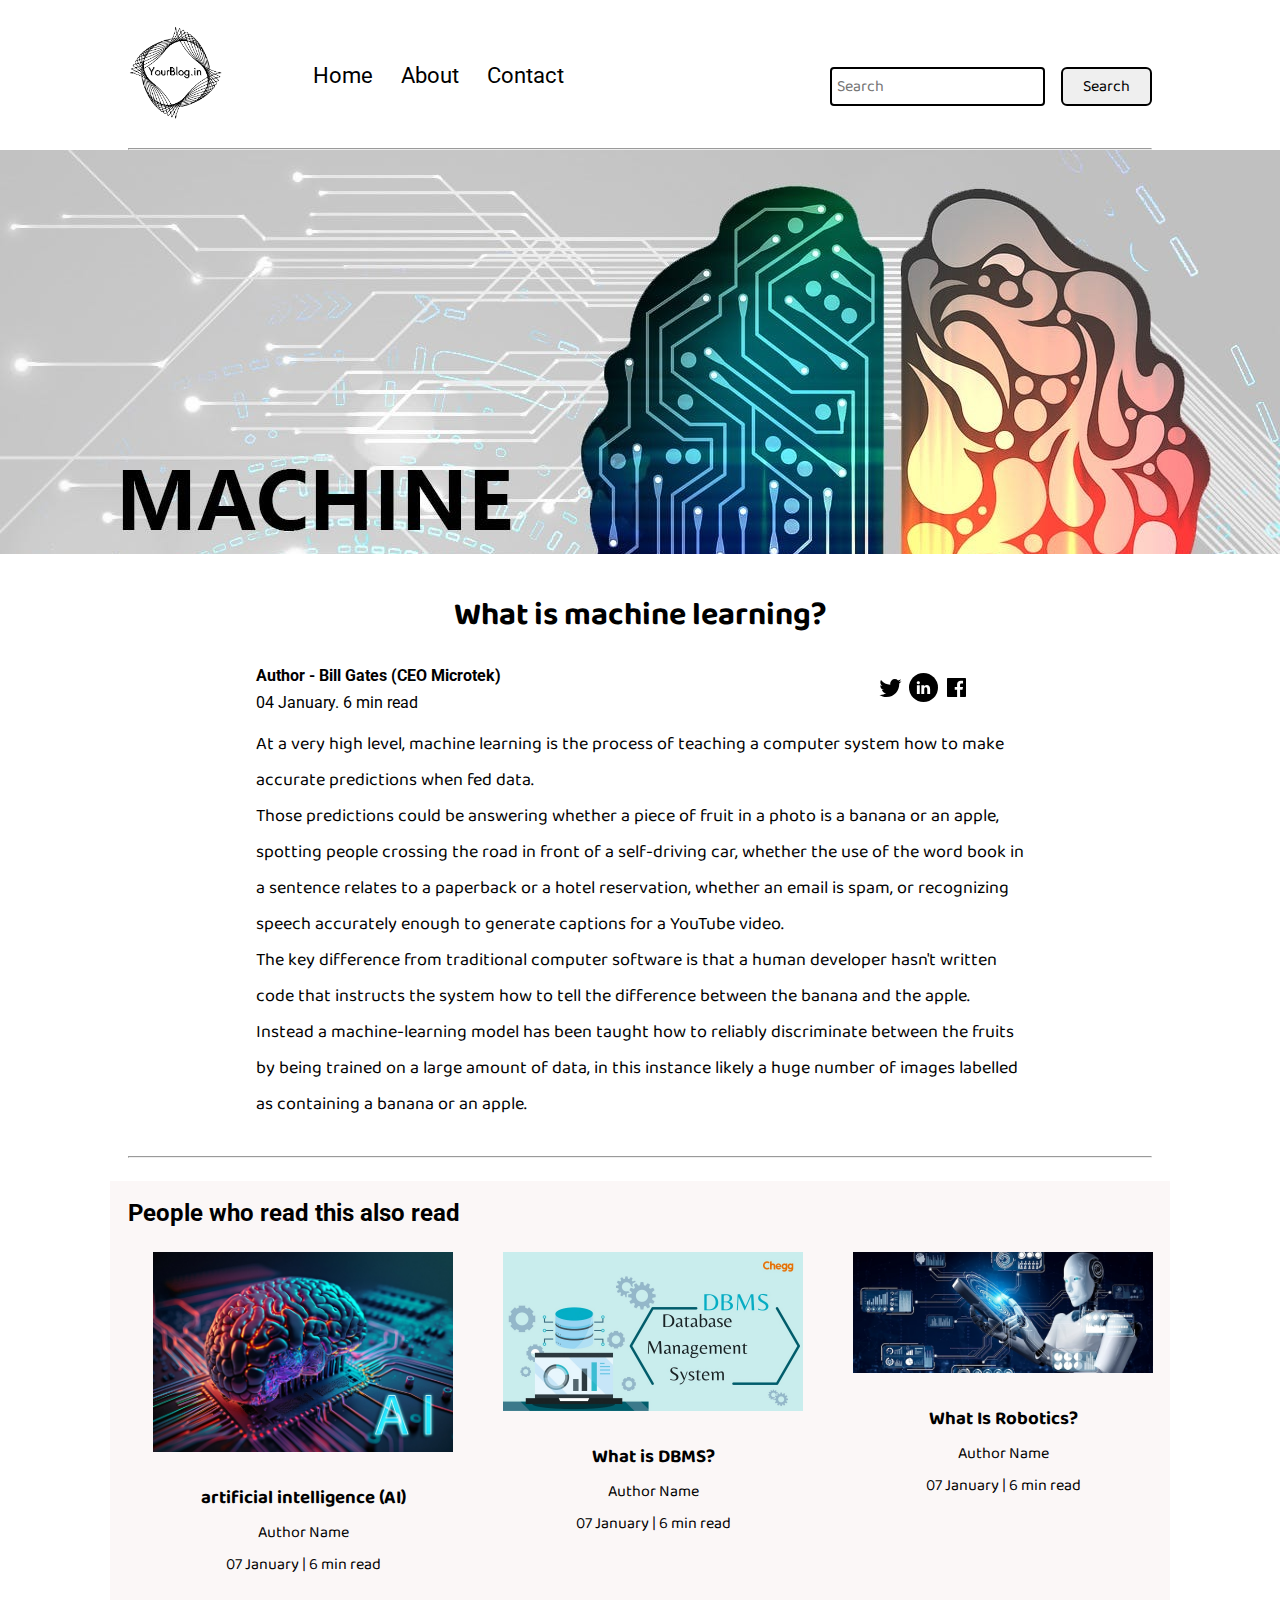
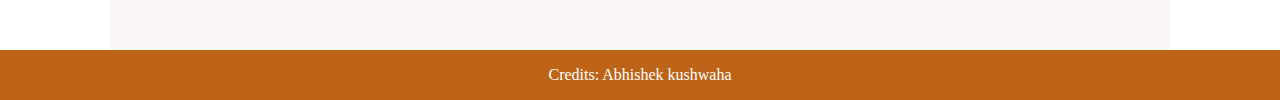
<file: blogpost4.html>
<!DOCTYPE html>
<html lang="en">
<head>
    <meta charset="UTF-8">
    <meta name="viewport" content="width=device-width, initial-scale=1.0">
    <link rel="stylesheet" href="./css/utils.css">
    <link rel="stylesheet" href="./css/style.css">
    <link rel="stylesheet" href="./css/blogpost.css">
    <link rel="stylesheet" href="./css/mobile.css">
    <title>YourBlog - Heaven for bloggers</title>
</head>
<body>
    <nav class="navigation max-width-1 m-auto">
        <div class="nav-left">
            <a href="./index.html">
                <span><img src="./img/logo.png" width="94px" alt=""></span>
            </a>
            <ul>
                <li><a href="./index.html">Home</a></li>
                <li><a href="./about.html">About</a></li>
                <li><a href="./contact.html">Contact</a></li>
            </ul>
        </div>
        <div class="nav-right">
            <form action="./search.html" method="get">
                <input class="form-input" type="text" name="query" placeholder="Search">
                <button class="btn">Search</button>
            </form>

        </div>

    </nav>
    <div class="max-width-1 m-auto">
        <hr>
    </div>
    <div class="post-img">
        <img src="./img/d.png" alt="">
    </div>
    <div class="m-auto blog-post-content max-width-2 m-auto my-2">
        <h1 class="font1">What is machine learning?</h1>
        <div class="blogpost-meta">
            <div class="author-info">
                <div>
                <b>
                  Author - Bill Gates (CEO Microtek)
                </b>
                </div>
                <div>04 January. 6 min read</div>
            </div>
            <div class="social">
                <svg width="29" height="29" class="hk"><path d="M22.05 7.54a4.47 4.47 0 0 0-3.3-1.46 4.53 4.53 0 0 0-4.53 4.53c0 .35.04.7.08 1.05A12.9 12.9 0 0 1 5 6.89a5.1 5.1 0 0 0-.65 2.26c.03 1.6.83 2.99 2.02 3.79a4.3 4.3 0 0 1-2.02-.57v.08a4.55 4.55 0 0 0 3.63 4.44c-.4.08-.8.13-1.21.16l-.81-.08a4.54 4.54 0 0 0 4.2 3.15 9.56 9.56 0 0 1-5.66 1.94l-1.05-.08c2 1.27 4.38 2.02 6.94 2.02 8.3 0 12.86-6.9 12.84-12.85.02-.24 0-.43 0-.65a8.68 8.68 0 0 0 2.26-2.34c-.82.38-1.7.62-2.6.72a4.37 4.37 0 0 0 1.95-2.51c-.84.53-1.81.9-2.83 1.13z"></path></svg>

                <svg style="background: black;
                border-radius: 21px;" width="29" height="29" viewBox="0 0 29 29" fill="none" class="hk"><path d="M5 6.36C5 5.61 5.63 5 6.4 5h16.2c.77 0 1.4.61 1.4 1.36v16.28c0 .75-.63 1.36-1.4 1.36H6.4c-.77 0-1.4-.6-1.4-1.36V6.36z"></path><path fill-rule="evenodd" clip-rule="evenodd" d="M10.76 20.9v-8.57H7.89v8.58h2.87zm-1.44-9.75c1 0 1.63-.65 1.63-1.48-.02-.84-.62-1.48-1.6-1.48-.99 0-1.63.64-1.63 1.48 0 .83.62 1.48 1.59 1.48h.01zM12.35 20.9h2.87v-4.79c0-.25.02-.5.1-.7.2-.5.67-1.04 1.46-1.04 1.04 0 1.46.8 1.46 1.95v4.59h2.87v-4.92c0-2.64-1.42-3.87-3.3-3.87-1.55 0-2.23.86-2.61 1.45h.02v-1.24h-2.87c.04.8 0 8.58 0 8.58z" fill="#fff"></path></svg>

                <svg width="29" height="29" class="hk"><path d="M23.2 5H5.8a.8.8 0 0 0-.8.8V23.2c0 .44.35.8.8.8h9.3v-7.13h-2.38V13.9h2.38v-2.38c0-2.45 1.55-3.66 3.74-3.66 1.05 0 1.95.08 2.2.11v2.57h-1.5c-1.2 0-1.48.57-1.48 1.4v1.96h2.97l-.6 2.97h-2.37l.05 7.12h5.1a.8.8 0 0 0 .79-.8V5.8a.8.8 0 0 0-.8-.79"></path></svg>

            </div>
        </div>
         <p class="font1">At a very high level, machine learning is the process of teaching a computer system how to make accurate predictions when fed data.</p>
         <p class="font1">Those predictions could be answering whether a piece of fruit in a photo is a banana or an apple, spotting people crossing the road in front of a self-driving car, whether the use of the word book in a sentence relates to a paperback or a hotel reservation, whether an email is spam, or recognizing speech accurately enough to generate captions for a YouTube video.</p>
         <p class="font1">The key difference from traditional computer software is that a human developer hasn't written code that instructs the system how to tell the difference between the banana and the apple.</p>
         <p class="font1">Instead a machine-learning model has been taught how to reliably discriminate between the fruits by being trained on a large amount of data, in this instance likely a huge number of images labelled as containing a banana or an apple.</p>
         <p class="font1"></p>
         

    </div>

    <div class="max-width-1 m-auto"><hr></div>
    <div class="home-articles max-width-1 m-auto font2">
        <h2>People who read this also read</h2>
        <div class="row">

       
        <div class="home-article more-post">
            <div class="home-article-img">
                <img src="./img/e.png" alt="article">
            </div>
            <div class="home-article-content font1 center">
                <a href="./blogpost5.html"><h3>artificial intelligence (AI)</h3></a>
                
                <div>Author Name</div>
                <span>07 January | 6 min read</span>
            </div>
        </div>
        <div class="home-article more-post">
            <div class="home-article-img">
                <img src="./img/f.png" alt="article">
            </div>
            <div class="home-article-content font1 center">
                <a href="./blogpost6.html"><h3>What is DBMS?</h3></a>
                
                <div>Author Name</div>
                <span>07 January | 6 min read</span>
            </div>
        </div>
        <div class="home-article more-post">
            <div class="home-article-img">
                <img src="./img/g.png" alt="article">
            </div>
            <div class="home-article-content font1 center">
                <a href="./blogpost7.html"><h3> What Is Robotics?</h3></a>
                
                <div>Author Name</div>
                <span>07 January | 6 min read</span>
            </div>
        </div>
        
    </div>
    </div>

    <div class="footer">
        <p> Credits:  Abhishek kushwaha  </p>
    </div>
</body>
</html>
</file>
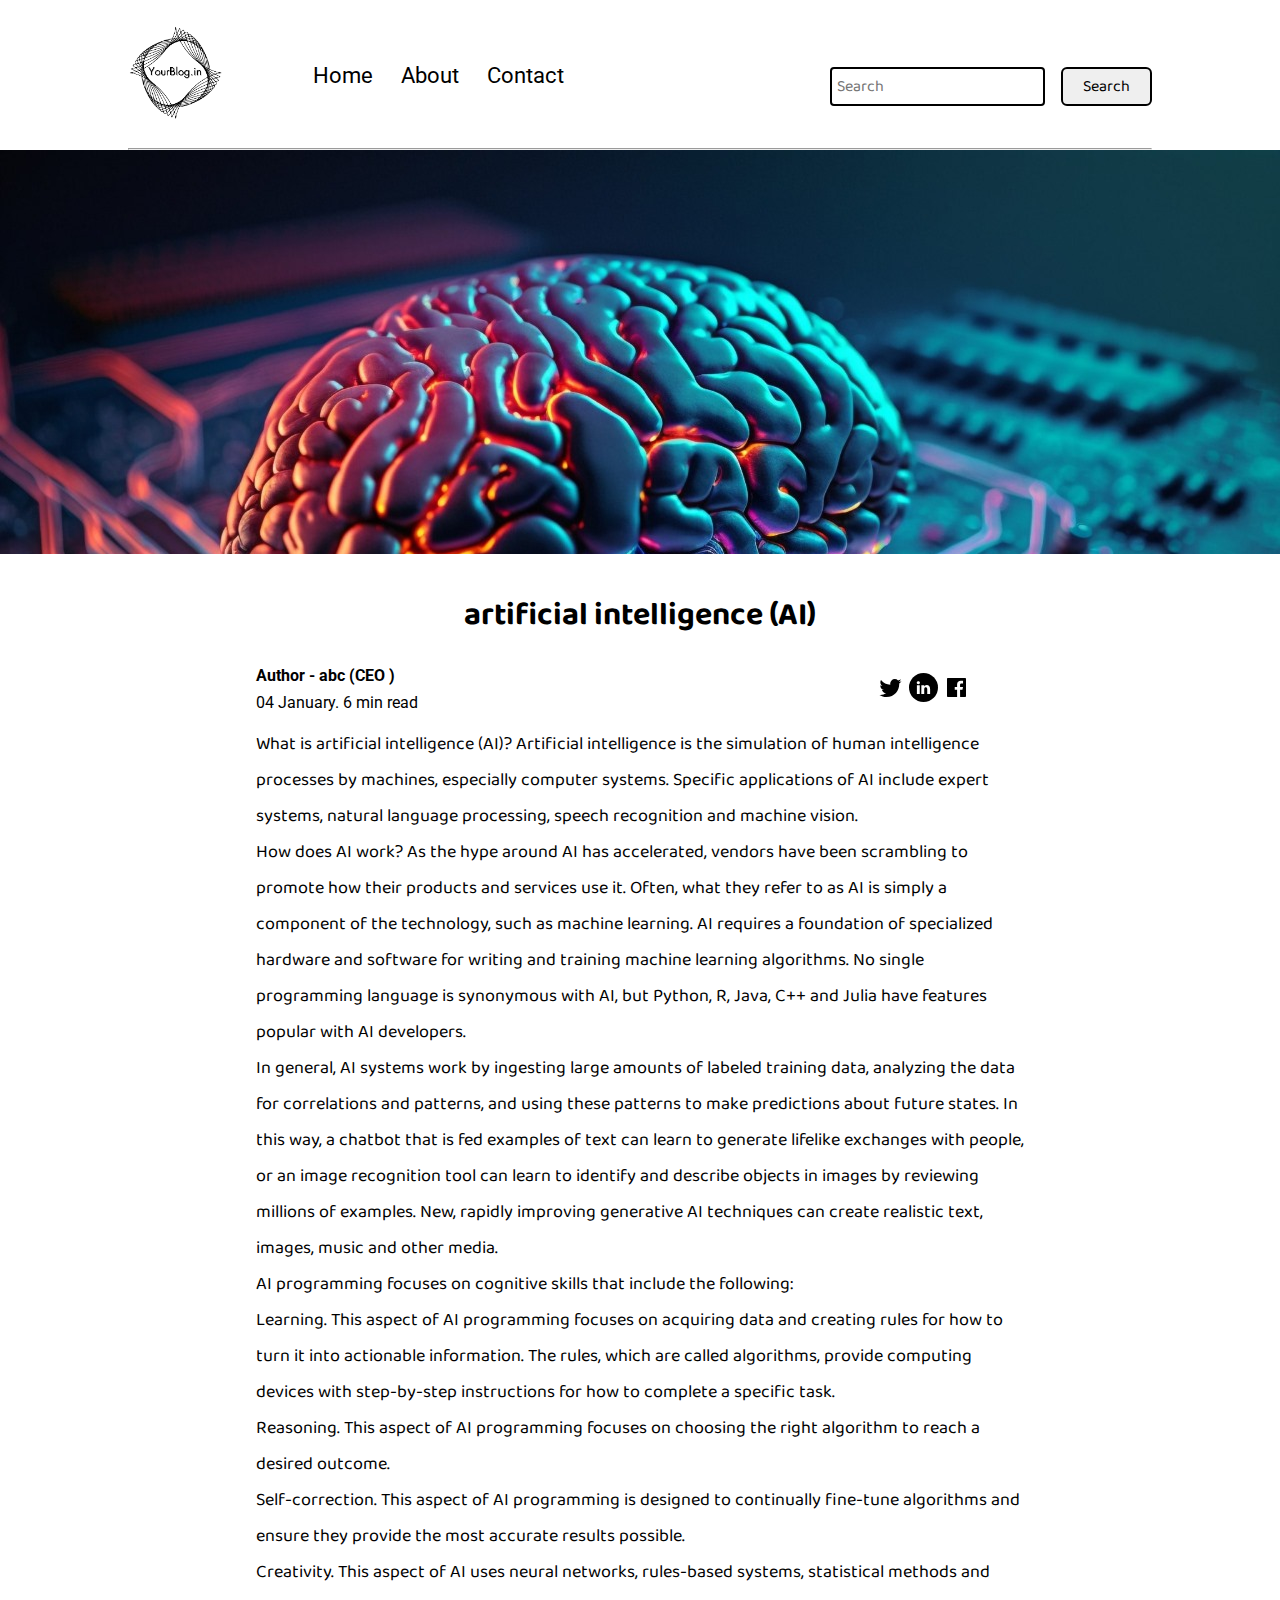
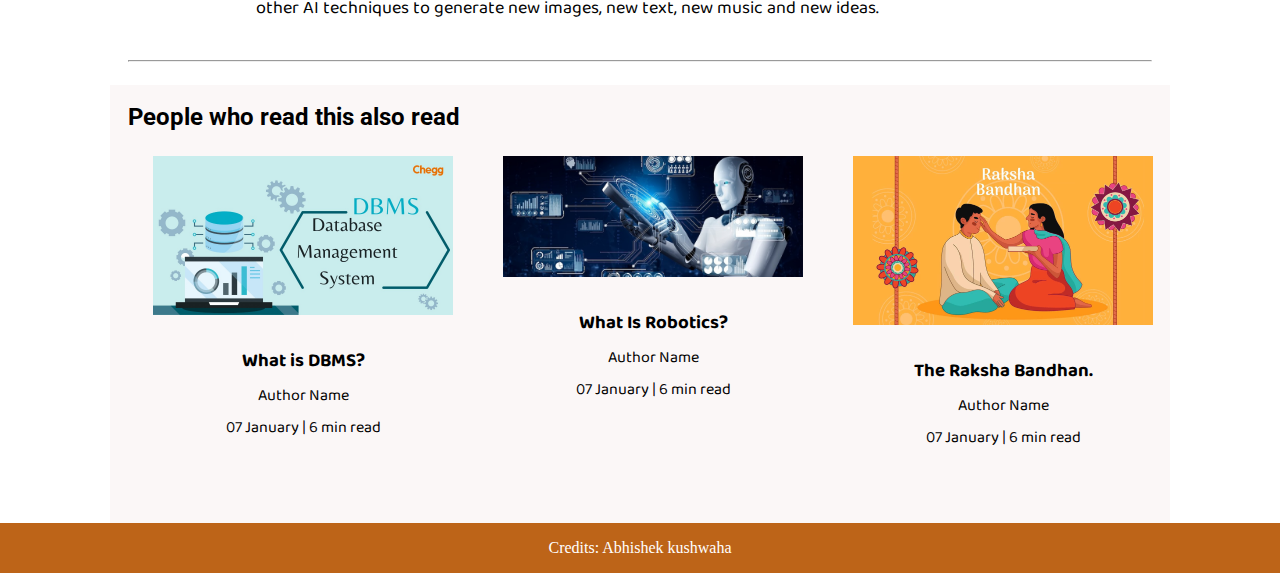
<file: blogpost5.html>
<!DOCTYPE html>
<html lang="en">
<head>
    <meta charset="UTF-8">
    <meta name="viewport" content="width=device-width, initial-scale=1.0">
    <link rel="stylesheet" href="./css/utils.css">
    <link rel="stylesheet" href="./css/style.css">
    <link rel="stylesheet" href="./css/blogpost.css">
    <link rel="stylesheet" href="./css/mobile.css">
    <title>YourBlog - Heaven for bloggers</title>
</head>
<body>
    <nav class="navigation max-width-1 m-auto">
        <div class="nav-left">
            <a href="./index.html">
                <span><img src="./img/logo.png" width="94px" alt=""></span>
            </a>
            <ul>
                <li><a href="./index.html">Home</a></li>
                <li><a href="./about.html">About</a></li>
                <li><a href="./contact.html">Contact</a></li>
            </ul>
        </div>
        <div class="nav-right">
            <form action="./search.html" method="get">
                <input class="form-input" type="text" name="query" placeholder="Search">
                <button class="btn">Search</button>
            </form>

        </div>

    </nav>
    <div class="max-width-1 m-auto">
        <hr>
    </div>
    <div class="post-img">
        <img src="./img/e.png" alt="">
    </div>
    <div class="m-auto blog-post-content max-width-2 m-auto my-2">
        <h1 class="font1">artificial intelligence (AI)
        </h1>
        <div class="blogpost-meta">
            <div class="author-info">
                <div>
                <b>
                  Author - abc (CEO )
                </b>
                </div>
                <div>04 January. 6 min read</div>
            </div>
            <div class="social">
                <svg width="29" height="29" class="hk"><path d="M22.05 7.54a4.47 4.47 0 0 0-3.3-1.46 4.53 4.53 0 0 0-4.53 4.53c0 .35.04.7.08 1.05A12.9 12.9 0 0 1 5 6.89a5.1 5.1 0 0 0-.65 2.26c.03 1.6.83 2.99 2.02 3.79a4.3 4.3 0 0 1-2.02-.57v.08a4.55 4.55 0 0 0 3.63 4.44c-.4.08-.8.13-1.21.16l-.81-.08a4.54 4.54 0 0 0 4.2 3.15 9.56 9.56 0 0 1-5.66 1.94l-1.05-.08c2 1.27 4.38 2.02 6.94 2.02 8.3 0 12.86-6.9 12.84-12.85.02-.24 0-.43 0-.65a8.68 8.68 0 0 0 2.26-2.34c-.82.38-1.7.62-2.6.72a4.37 4.37 0 0 0 1.95-2.51c-.84.53-1.81.9-2.83 1.13z"></path></svg>

                <svg style="background: black;
                border-radius: 21px;" width="29" height="29" viewBox="0 0 29 29" fill="none" class="hk"><path d="M5 6.36C5 5.61 5.63 5 6.4 5h16.2c.77 0 1.4.61 1.4 1.36v16.28c0 .75-.63 1.36-1.4 1.36H6.4c-.77 0-1.4-.6-1.4-1.36V6.36z"></path><path fill-rule="evenodd" clip-rule="evenodd" d="M10.76 20.9v-8.57H7.89v8.58h2.87zm-1.44-9.75c1 0 1.63-.65 1.63-1.48-.02-.84-.62-1.48-1.6-1.48-.99 0-1.63.64-1.63 1.48 0 .83.62 1.48 1.59 1.48h.01zM12.35 20.9h2.87v-4.79c0-.25.02-.5.1-.7.2-.5.67-1.04 1.46-1.04 1.04 0 1.46.8 1.46 1.95v4.59h2.87v-4.92c0-2.64-1.42-3.87-3.3-3.87-1.55 0-2.23.86-2.61 1.45h.02v-1.24h-2.87c.04.8 0 8.58 0 8.58z" fill="#fff"></path></svg>

                <svg width="29" height="29" class="hk"><path d="M23.2 5H5.8a.8.8 0 0 0-.8.8V23.2c0 .44.35.8.8.8h9.3v-7.13h-2.38V13.9h2.38v-2.38c0-2.45 1.55-3.66 3.74-3.66 1.05 0 1.95.08 2.2.11v2.57h-1.5c-1.2 0-1.48.57-1.48 1.4v1.96h2.97l-.6 2.97h-2.37l.05 7.12h5.1a.8.8 0 0 0 .79-.8V5.8a.8.8 0 0 0-.8-.79"></path></svg>

            </div>
        </div>
         <p class="font1">What is artificial intelligence (AI)?
            Artificial intelligence is the simulation of human intelligence processes by machines, especially computer systems. Specific applications of AI include expert systems, natural language processing, speech recognition and machine vision.</p>
         <p class="font1">How does AI work?
            As the hype around AI has accelerated, vendors have been scrambling to promote how their products and services use it. Often, what they refer to as AI is simply a component of the technology, such as machine learning. AI requires a foundation of specialized hardware and software for writing and training machine learning algorithms. No single programming language is synonymous with AI, but Python, R, Java, C++ and Julia have features popular with AI developers.</p>
         <p class="font1">In general, AI systems work by ingesting large amounts of labeled training data, analyzing the data for correlations and patterns, and using these patterns to make predictions about future states. In this way, a chatbot that is fed examples of text can learn to generate lifelike exchanges with people, or an image recognition tool can learn to identify and describe objects in images by reviewing millions of examples. New, rapidly improving generative AI techniques can create realistic text, images, music and other media.</p>
         <p class="font1">AI programming focuses on cognitive skills that include the following:</p>
         <p class="font1">Learning. This aspect of AI programming focuses on acquiring data and creating rules for how to turn it into actionable information. The rules, which are called algorithms, provide computing devices with step-by-step instructions for how to complete a specific task.</p>
         <p class="font1">Reasoning. This aspect of AI programming focuses on choosing the right algorithm to reach a desired outcome.</p>
         <p class="font1">Self-correction. This aspect of AI programming is designed to continually fine-tune algorithms and ensure they provide the most accurate results possible.</p>
         <p class="font1">Creativity. This aspect of AI uses neural networks, rules-based systems, statistical methods and other AI techniques to generate new images, new text, new music and new ideas.</p>
         <p class="font1"></p>
         <p class="font1"></p>
    </div>

    <div class="max-width-1 m-auto"><hr></div>
    <div class="home-articles max-width-1 m-auto font2">
        <h2>People who read this also read</h2>
        <div class="row">

       
        <div class="home-article more-post">
            <div class="home-article-img">
                <img src="./img/f.png" alt="article">
            </div>
            <div class="home-article-content font1 center">
                <a href="./blogpost6.html"><h3>What is DBMS?</h3></a>
                
                <div>Author Name</div>
                <span>07 January | 6 min read</span>
            </div>
        </div>
        <div class="home-article more-post">
            <div class="home-article-img">
                <img src="./img/g.png" alt="article">
            </div>
            <div class="home-article-content font1 center">
                <a href="./blogpost7.html"><h3>What Is Robotics?</h3></a>
                
                <div>Author Name</div>
                <span>07 January | 6 min read</span>
            </div>
        </div>
        <div class="home-article more-post">
            <div class="home-article-img">
                <img src="./img/a.png" alt="article">
            </div>
            <div class="home-article-content font1 center">
                <a href="./blogpost.html"><h3>The Raksha Bandhan.</h3></a>
                
                <div>Author Name</div>
                <span>07 January | 6 min read</span>
            </div>
        </div>
        
    </div>
    </div>

    <div class="footer">
        <p> Credits:  Abhishek kushwaha  </p>
    </div>
</body>
</html>
</file>
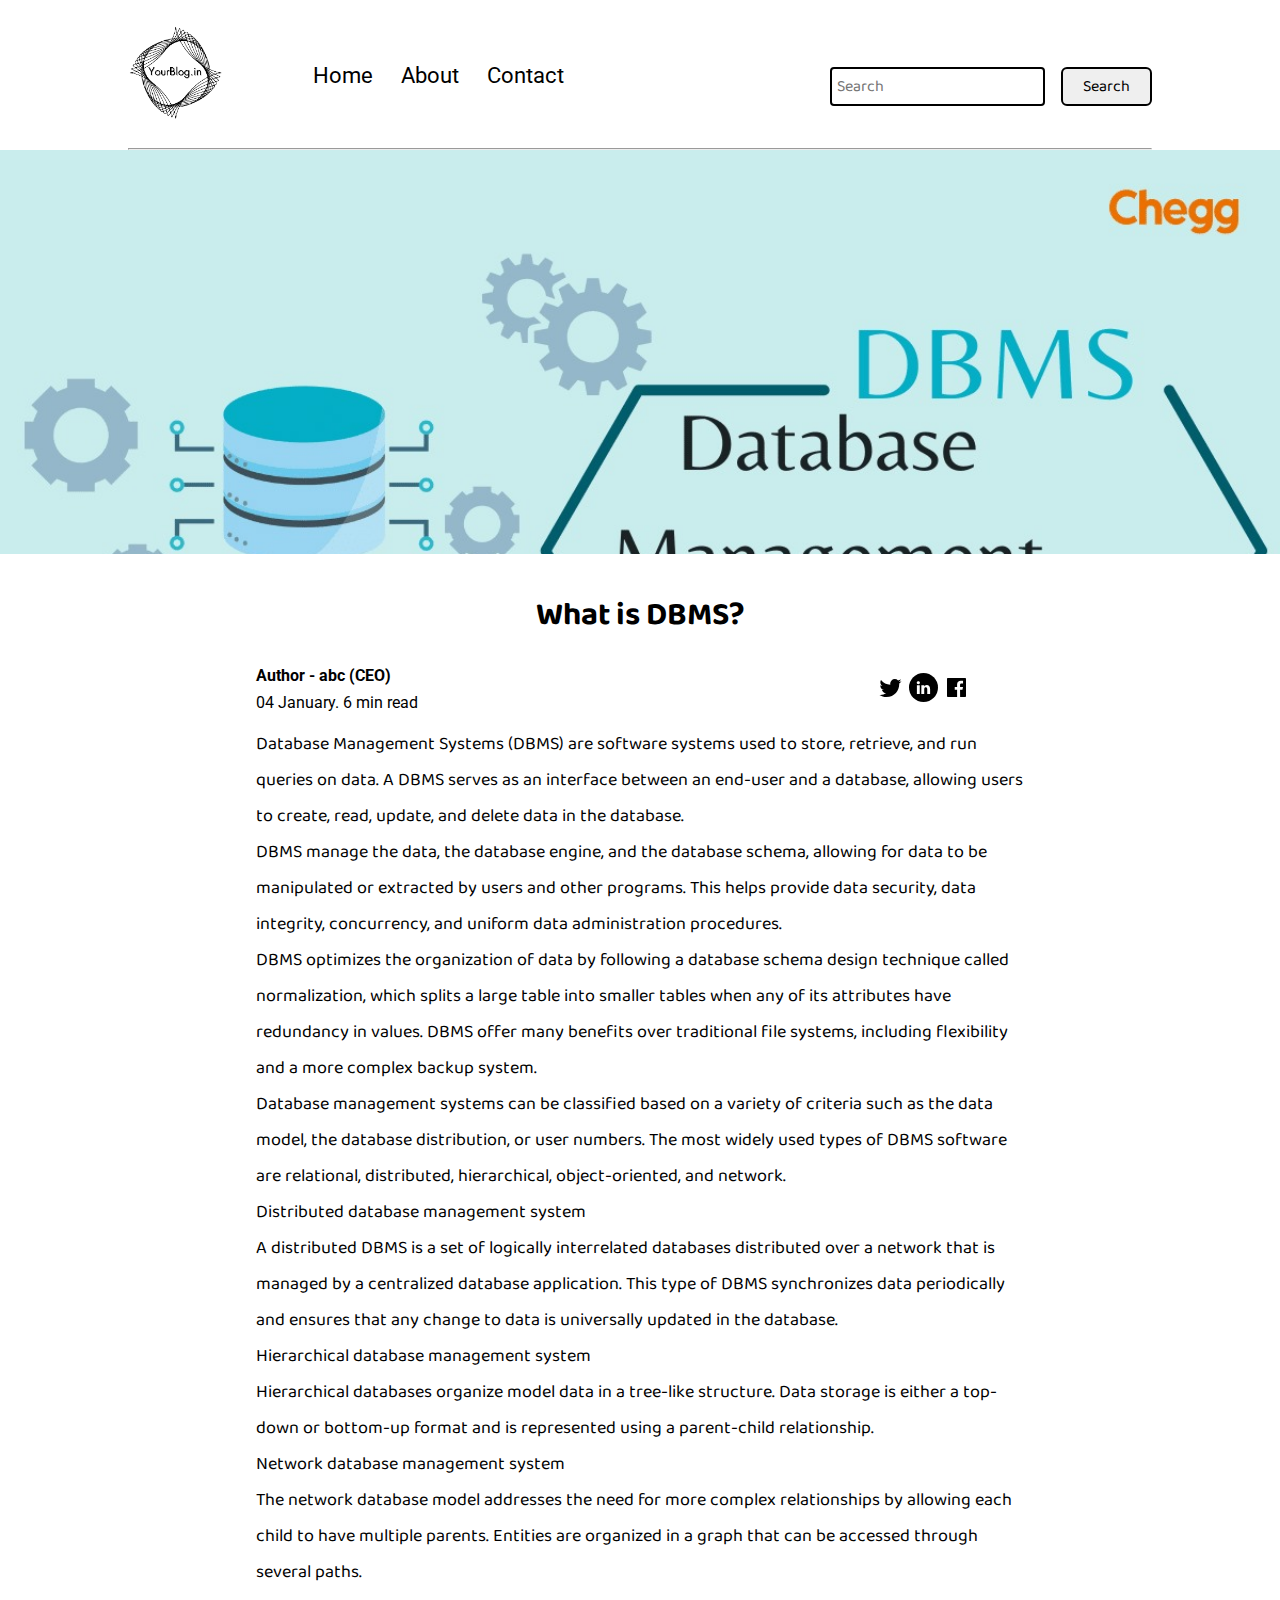
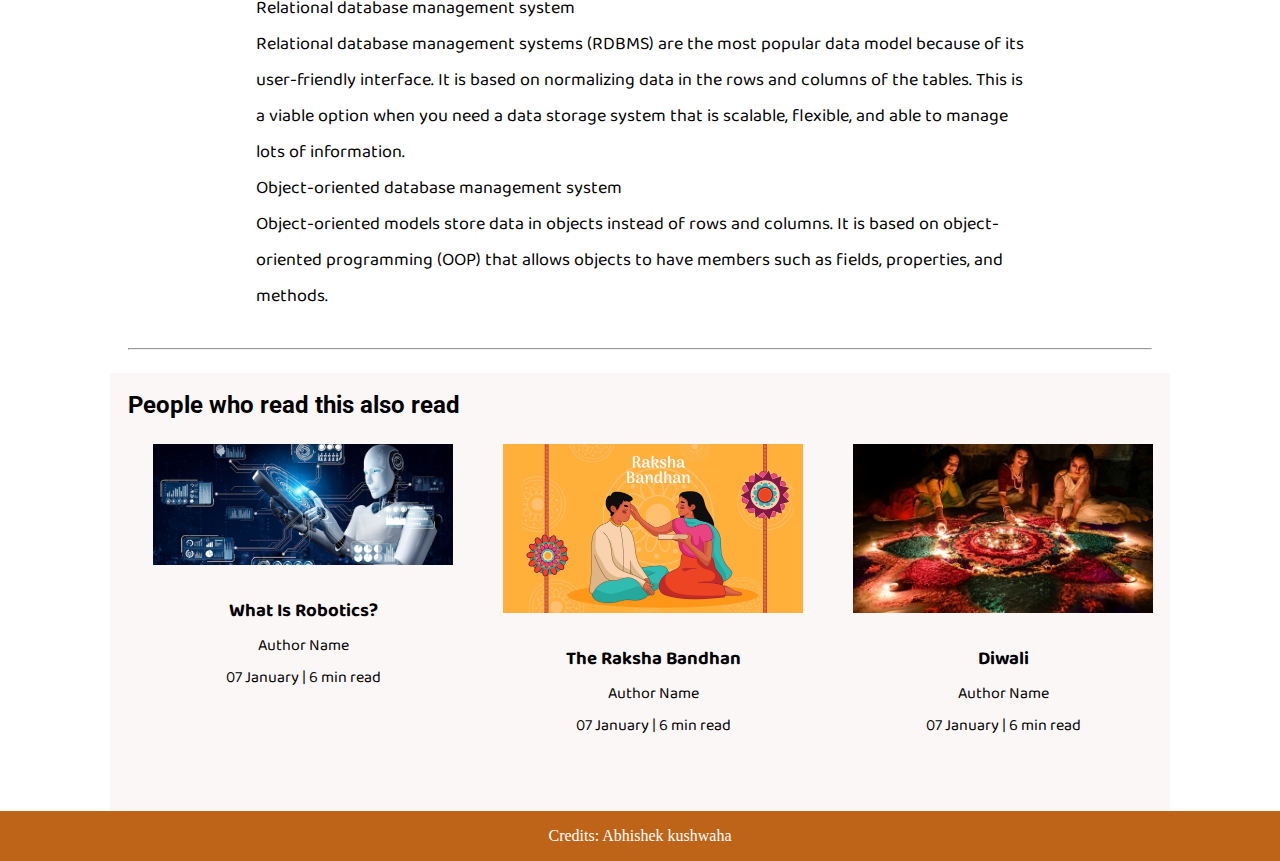
<file: blogpost6.html>
<!DOCTYPE html>
<html lang="en">
<head>
    <meta charset="UTF-8">
    <meta name="viewport" content="width=device-width, initial-scale=1.0">
    <link rel="stylesheet" href="./css/utils.css">
    <link rel="stylesheet" href="./css/style.css">
    <link rel="stylesheet" href="./css/blogpost.css">
    <link rel="stylesheet" href="./css/mobile.css">
    <title>YourBlog - Heaven for bloggers</title>
</head>
<body>
    <nav class="navigation max-width-1 m-auto">
        <div class="nav-left">
            <a href="./index.html">
                <span><img src="./img/logo.png" width="94px" alt=""></span>
            </a>
            <ul>
                <li><a href="./index.html">Home</a></li>
                <li><a href="./about.html">About</a></li>
                <li><a href="./contact.html">Contact</a></li>
            </ul>
        </div>
        <div class="nav-right">
            <form action="./search.html" method="get">
                <input class="form-input" type="text" name="query" placeholder="Search">
                <button class="btn">Search</button>
            </form>

        </div>

    </nav>
    <div class="max-width-1 m-auto">
        <hr>
    </div>
    <div class="post-img">
        <img src="./img/f.png" alt="">
    </div>
    <div class="m-auto blog-post-content max-width-2 m-auto my-2">
        <h1 class="font1">What is DBMS?</h1>
        <div class="blogpost-meta">
            <div class="author-info">
                <div>
                <b>
                  Author - abc (CEO)
                </b>
                </div>
                <div>04 January. 6 min read</div>
            </div>
            <div class="social">
                <svg width="29" height="29" class="hk"><path d="M22.05 7.54a4.47 4.47 0 0 0-3.3-1.46 4.53 4.53 0 0 0-4.53 4.53c0 .35.04.7.08 1.05A12.9 12.9 0 0 1 5 6.89a5.1 5.1 0 0 0-.65 2.26c.03 1.6.83 2.99 2.02 3.79a4.3 4.3 0 0 1-2.02-.57v.08a4.55 4.55 0 0 0 3.63 4.44c-.4.08-.8.13-1.21.16l-.81-.08a4.54 4.54 0 0 0 4.2 3.15 9.56 9.56 0 0 1-5.66 1.94l-1.05-.08c2 1.27 4.38 2.02 6.94 2.02 8.3 0 12.86-6.9 12.84-12.85.02-.24 0-.43 0-.65a8.68 8.68 0 0 0 2.26-2.34c-.82.38-1.7.62-2.6.72a4.37 4.37 0 0 0 1.95-2.51c-.84.53-1.81.9-2.83 1.13z"></path></svg>

                <svg style="background: black;
                border-radius: 21px;" width="29" height="29" viewBox="0 0 29 29" fill="none" class="hk"><path d="M5 6.36C5 5.61 5.63 5 6.4 5h16.2c.77 0 1.4.61 1.4 1.36v16.28c0 .75-.63 1.36-1.4 1.36H6.4c-.77 0-1.4-.6-1.4-1.36V6.36z"></path><path fill-rule="evenodd" clip-rule="evenodd" d="M10.76 20.9v-8.57H7.89v8.58h2.87zm-1.44-9.75c1 0 1.63-.65 1.63-1.48-.02-.84-.62-1.48-1.6-1.48-.99 0-1.63.64-1.63 1.48 0 .83.62 1.48 1.59 1.48h.01zM12.35 20.9h2.87v-4.79c0-.25.02-.5.1-.7.2-.5.67-1.04 1.46-1.04 1.04 0 1.46.8 1.46 1.95v4.59h2.87v-4.92c0-2.64-1.42-3.87-3.3-3.87-1.55 0-2.23.86-2.61 1.45h.02v-1.24h-2.87c.04.8 0 8.58 0 8.58z" fill="#fff"></path></svg>

                <svg width="29" height="29" class="hk"><path d="M23.2 5H5.8a.8.8 0 0 0-.8.8V23.2c0 .44.35.8.8.8h9.3v-7.13h-2.38V13.9h2.38v-2.38c0-2.45 1.55-3.66 3.74-3.66 1.05 0 1.95.08 2.2.11v2.57h-1.5c-1.2 0-1.48.57-1.48 1.4v1.96h2.97l-.6 2.97h-2.37l.05 7.12h5.1a.8.8 0 0 0 .79-.8V5.8a.8.8 0 0 0-.8-.79"></path></svg>

            </div>
        </div>
         <p class="font1">Database Management Systems (DBMS) are software systems used to store, retrieve, and run queries on data. A DBMS serves as an interface between an end-user and a database, allowing users to create, read, update, and delete data in the database.</p>
         <p class="font1">DBMS manage the data, the database engine, and the database schema, allowing for data to be manipulated or extracted by users and other programs. This helps provide data security, data integrity, concurrency, and uniform data administration procedures.</p>
         <p class="font1">DBMS optimizes the organization of data by following a database schema design technique called normalization, which splits a large table into smaller tables when any of its attributes have redundancy in values. DBMS offer many benefits over traditional file systems, including flexibility and a more complex backup system.</p>
         <p class="font1">Database management systems can be classified based on a variety of criteria such as the data model, the database distribution, or user numbers. The most widely used types of DBMS software are relational, distributed, hierarchical, object-oriented, and network.</p>
         <p class="font1">Distributed database management system</p>
         <p class="font1">A distributed DBMS is a set of logically interrelated databases distributed over a network that is managed by a centralized database application. This type of DBMS synchronizes data periodically and ensures that any change to data is universally updated in the database.</p>
         <p class="font1">Hierarchical database management system</p>
         <p class="font1">Hierarchical databases organize model data in a tree-like structure. Data storage is either a top-down or bottom-up format and is represented using a parent-child relationship.</p>
         <p class="font1">Network database management system</p>
         <p class="font1">The network database model addresses the need for more complex relationships by allowing each child to have multiple parents. Entities are organized in a graph that can be accessed through several paths.</p>
         <p class="font1">Relational database management system</p>
         <p class="font1">Relational database management systems (RDBMS) are the most popular data model because of its user-friendly interface. It is based on normalizing data in the rows and columns of the tables. This is a viable option when you need a data storage system that is scalable, flexible, and able to manage lots of information.</p>
         <p class="font1">Object-oriented database management system</p>
         <p class="font1">Object-oriented models store data in objects instead of rows and columns. It is based on object-oriented programming (OOP) that allows objects to have members such as fields, properties, and methods.</p>
         
         
    </div>

    <div class="max-width-1 m-auto"><hr></div>
    <div class="home-articles max-width-1 m-auto font2">
        <h2>People who read this also read</h2>
        <div class="row">

       
        <div class="home-article more-post">
            <div class="home-article-img">
                <img src="./img/g.png" alt="article">
            </div>
            <div class="home-article-content font1 center">
                <a href="./blogpost7.html"><h3>What Is Robotics?</h3></a>
                
                <div>Author Name</div>
                <span>07 January | 6 min read</span>
            </div>
        </div>
        <div class="home-article more-post">
            <div class="home-article-img">
                <img src="./img/a.png" alt="article">
            </div>
            <div class="home-article-content font1 center">
                <a href="./blogpost.html"><h3>The Raksha Bandhan</h3></a>
                
                <div>Author Name</div>
                <span>07 January | 6 min read</span>
            </div>
        </div>
        <div class="home-article more-post">
            <div class="home-article-img">
                <img src="./img/b.png" alt="article">
            </div>
            <div class="home-article-content font1 center">
                <a href="./blogpost2.html"><h3>Diwali</h3></a>
                
                <div>Author Name</div>
                <span>07 January | 6 min read</span>
            </div>
        </div>
        
    </div>
    </div>

    <div class="footer">
        <p> Credits:  Abhishek kushwaha  </p>
    </div>
</body>
</html>
</file>
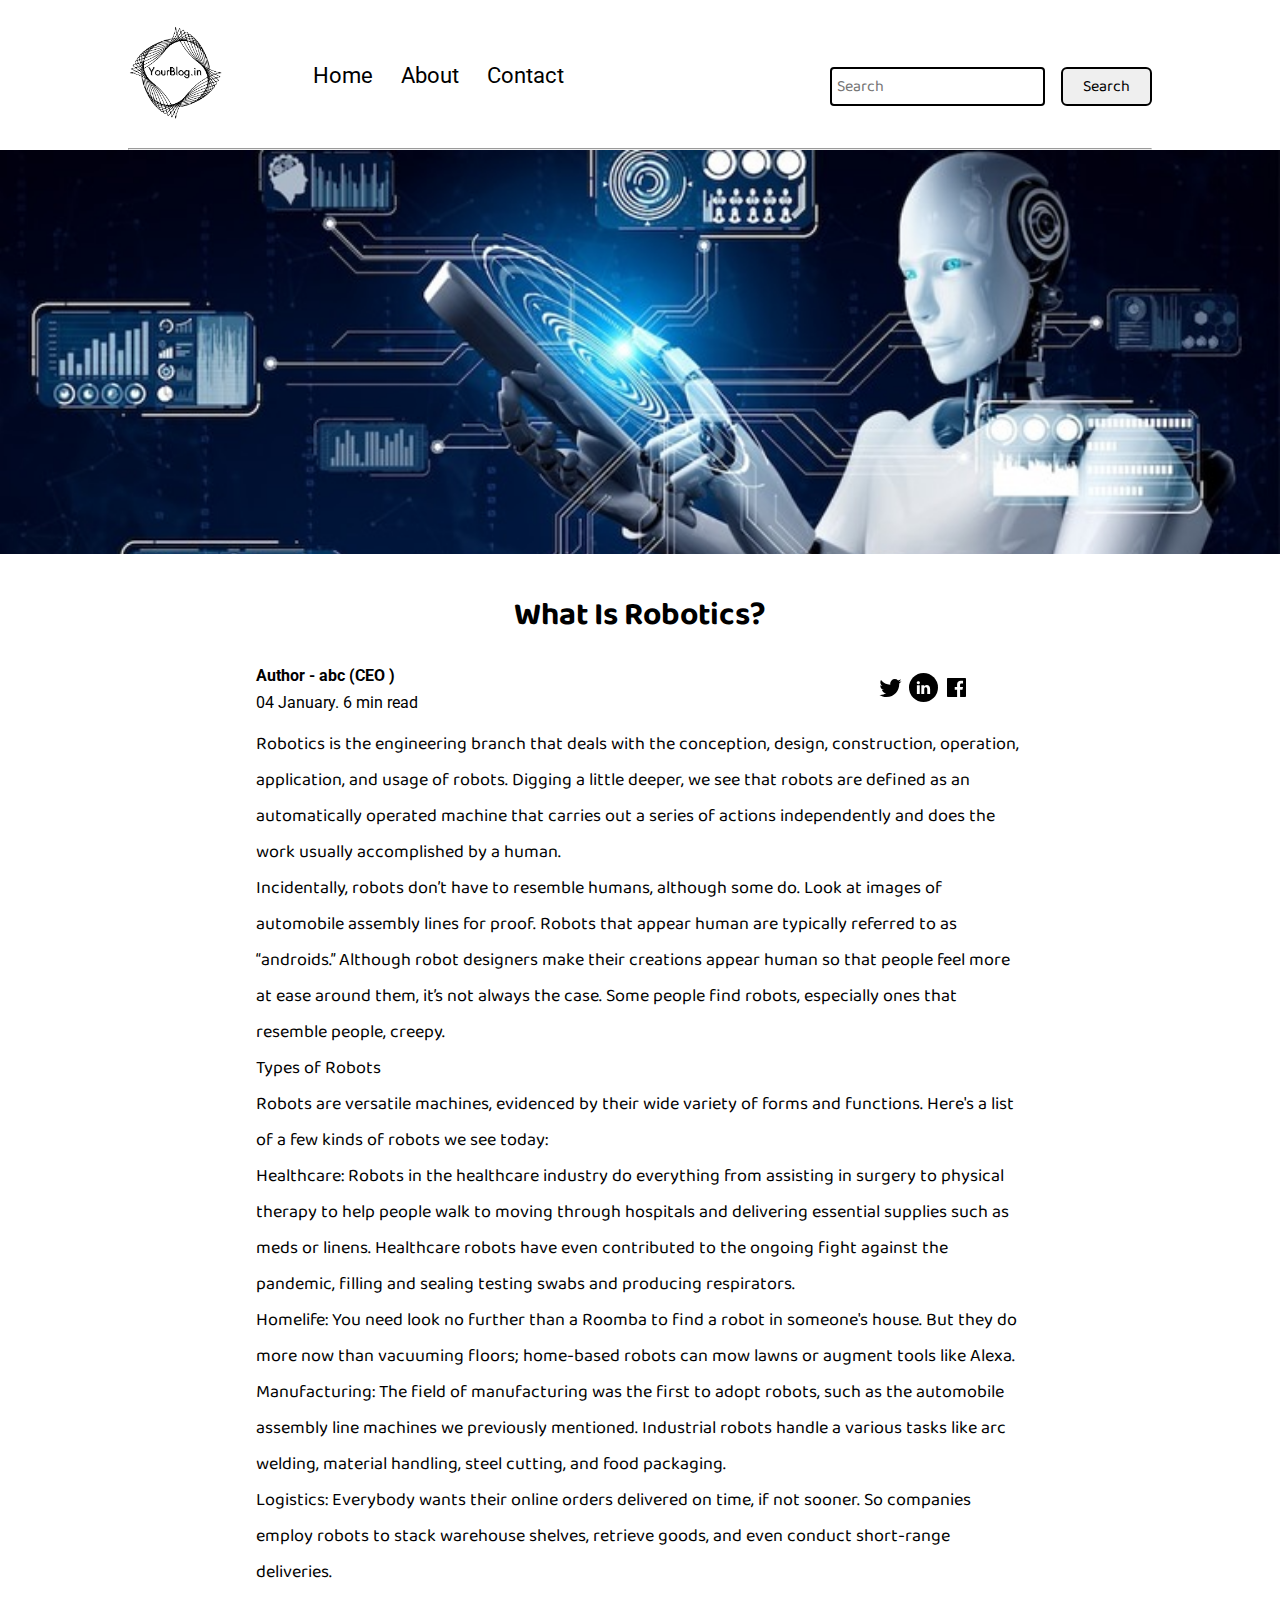
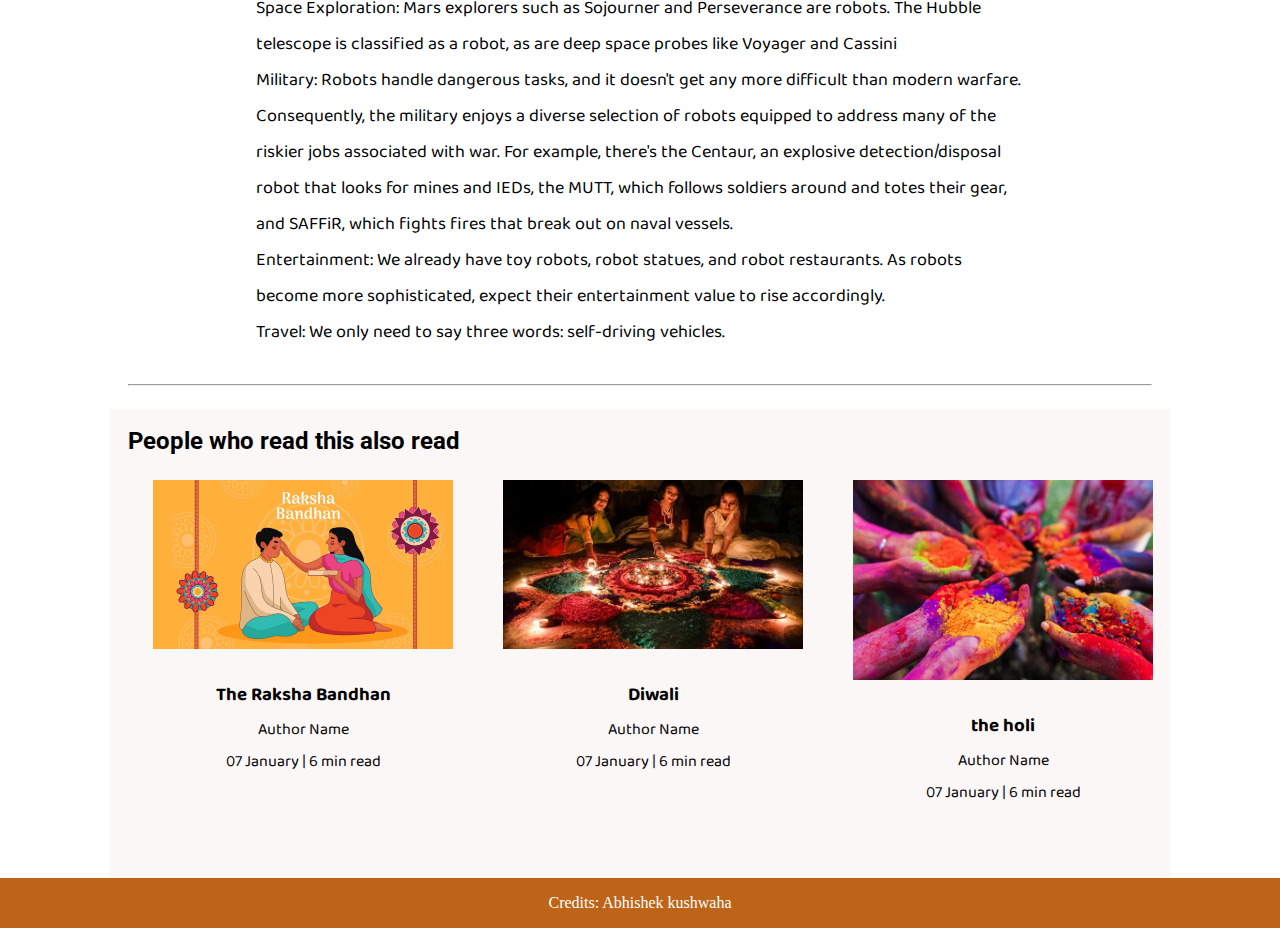
<file: blogpost7.html>
<!DOCTYPE html>
<html lang="en">
<head>
    <meta charset="UTF-8">
    <meta name="viewport" content="width=device-width, initial-scale=1.0">
    <link rel="stylesheet" href="./css/utils.css">
    <link rel="stylesheet" href="./css/style.css">
    <link rel="stylesheet" href="./css/blogpost.css">
    <link rel="stylesheet" href="./css/mobile.css">
    <title>YourBlog - Heaven for bloggers</title>
</head>
<body>
    <nav class="navigation max-width-1 m-auto">
        <div class="nav-left">
            <a href="./index.html">
                <span><img src="./img/logo.png" width="94px" alt=""></span>
            </a>
            <ul>
                <li><a href="./index.html">Home</a></li>
                <li><a href="./about.html">About</a></li>
                <li><a href="./contact.html">Contact</a></li>
            </ul>
        </div>
        <div class="nav-right">
            <form action="./search.html" method="get">
                <input class="form-input" type="text" name="query" placeholder="Search">
                <button class="btn">Search</button>
            </form>

        </div>

    </nav>
    <div class="max-width-1 m-auto">
        <hr>
    </div>
    <div class="post-img">
        <img src="./img/g.png" alt="">
    </div>
    <div class="m-auto blog-post-content max-width-2 m-auto my-2">
        <h1 class="font1"> What Is Robotics?</h1>
        <div class="blogpost-meta">
            <div class="author-info">
                <div>
                <b>
                  Author - abc (CEO )
                </b>
                </div>
                <div>04 January. 6 min read</div>
            </div>
            <div class="social">
                <svg width="29" height="29" class="hk"><path d="M22.05 7.54a4.47 4.47 0 0 0-3.3-1.46 4.53 4.53 0 0 0-4.53 4.53c0 .35.04.7.08 1.05A12.9 12.9 0 0 1 5 6.89a5.1 5.1 0 0 0-.65 2.26c.03 1.6.83 2.99 2.02 3.79a4.3 4.3 0 0 1-2.02-.57v.08a4.55 4.55 0 0 0 3.63 4.44c-.4.08-.8.13-1.21.16l-.81-.08a4.54 4.54 0 0 0 4.2 3.15 9.56 9.56 0 0 1-5.66 1.94l-1.05-.08c2 1.27 4.38 2.02 6.94 2.02 8.3 0 12.86-6.9 12.84-12.85.02-.24 0-.43 0-.65a8.68 8.68 0 0 0 2.26-2.34c-.82.38-1.7.62-2.6.72a4.37 4.37 0 0 0 1.95-2.51c-.84.53-1.81.9-2.83 1.13z"></path></svg>

                <svg style="background: black;
                border-radius: 21px;" width="29" height="29" viewBox="0 0 29 29" fill="none" class="hk"><path d="M5 6.36C5 5.61 5.63 5 6.4 5h16.2c.77 0 1.4.61 1.4 1.36v16.28c0 .75-.63 1.36-1.4 1.36H6.4c-.77 0-1.4-.6-1.4-1.36V6.36z"></path><path fill-rule="evenodd" clip-rule="evenodd" d="M10.76 20.9v-8.57H7.89v8.58h2.87zm-1.44-9.75c1 0 1.63-.65 1.63-1.48-.02-.84-.62-1.48-1.6-1.48-.99 0-1.63.64-1.63 1.48 0 .83.62 1.48 1.59 1.48h.01zM12.35 20.9h2.87v-4.79c0-.25.02-.5.1-.7.2-.5.67-1.04 1.46-1.04 1.04 0 1.46.8 1.46 1.95v4.59h2.87v-4.92c0-2.64-1.42-3.87-3.3-3.87-1.55 0-2.23.86-2.61 1.45h.02v-1.24h-2.87c.04.8 0 8.58 0 8.58z" fill="#fff"></path></svg>

                <svg width="29" height="29" class="hk"><path d="M23.2 5H5.8a.8.8 0 0 0-.8.8V23.2c0 .44.35.8.8.8h9.3v-7.13h-2.38V13.9h2.38v-2.38c0-2.45 1.55-3.66 3.74-3.66 1.05 0 1.95.08 2.2.11v2.57h-1.5c-1.2 0-1.48.57-1.48 1.4v1.96h2.97l-.6 2.97h-2.37l.05 7.12h5.1a.8.8 0 0 0 .79-.8V5.8a.8.8 0 0 0-.8-.79"></path></svg>

            </div>
        </div>
         <p class="font1">Robotics is the engineering branch that deals with the conception, design, construction, operation, application, and usage of robots. Digging a little deeper, we see that robots are defined as an automatically operated machine that carries out a series of actions independently and does the work usually accomplished by a human.         </p>
         <p class="font1">Incidentally, robots don’t have to resemble humans, although some do. Look at images of automobile assembly lines for proof. Robots that appear human are typically referred to as “androids.” Although robot designers make their creations appear human so that people feel more at ease around them, it’s not always the case. Some people find robots, especially ones that resemble people, creepy.</p>
         <p class="font1">Types of Robots</p>
         <p class="font1">Robots are versatile machines, evidenced by their wide variety of forms and functions. Here's a list of a few kinds of robots we see today:</p>
         <p class="font1">Healthcare: Robots in the healthcare industry do everything from assisting in surgery to physical therapy to help people walk to moving through hospitals and delivering essential supplies such as meds or linens. Healthcare robots have even contributed to the ongoing fight against the pandemic, filling and sealing testing swabs and producing respirators.</p>
         <p class="font1">Homelife: You need look no further than a Roomba to find a robot in someone's house. But they do more now than vacuuming floors; home-based robots can mow lawns or augment tools like Alexa.</p>
         <p class="font1">Manufacturing: The field of manufacturing was the first to adopt robots, such as the automobile assembly line machines we previously mentioned. Industrial robots handle a various tasks like arc welding, material handling, steel cutting, and food packaging.</p>
         <p class="font1">Logistics: Everybody wants their online orders delivered on time, if not sooner. So companies employ robots to stack warehouse shelves, retrieve goods, and even conduct short-range deliveries.</p>
         <p class="font1">Space Exploration: Mars explorers such as Sojourner and Perseverance are robots. The Hubble telescope is classified as a robot, as are deep space probes like Voyager and Cassini</p>
         <p class="font1">Military: Robots handle dangerous tasks, and it doesn't get any more difficult than modern warfare. Consequently, the military enjoys a diverse selection of robots equipped to address many of the riskier jobs associated with war. For example, there's the Centaur, an explosive detection/disposal robot that looks for mines and IEDs, the MUTT, which follows soldiers around and totes their gear, and SAFFiR, which fights fires that break out on naval vessels.</p>
         <p class="font1">Entertainment: We already have toy robots, robot statues, and robot restaurants. As robots become more sophisticated, expect their entertainment value to rise accordingly.</p>
         <p class="font1">Travel: We only need to say three words: self-driving vehicles.</p>
         <p class="font1"></p>
         
    </div>

    <div class="max-width-1 m-auto"><hr></div>
    <div class="home-articles max-width-1 m-auto font2">
        <h2>People who read this also read</h2>
        <div class="row">

       
        <div class="home-article more-post">
            <div class="home-article-img">
                <img src="./img/a.png" alt="article">
            </div>
            <div class="home-article-content font1 center">
                <a href="./blogpost.html"><h3>The Raksha Bandhan</h3></a>
                
                <div>Author Name</div>
                <span>07 January | 6 min read</span>
            </div>
        </div>
        <div class="home-article more-post">
            <div class="home-article-img">
                <img src="./img/b.png" alt="article">
            </div>
            <div class="home-article-content font1 center">
                <a href="./blogpost2.html"><h3> Diwali</h3></a>
                
                <div>Author Name</div>
                <span>07 January | 6 min read</span>
            </div>
        </div>
        <div class="home-article more-post">
            <div class="home-article-img">
                <img src="./img/c.png" alt="article">
            </div>
            <div class="home-article-content font1 center">
                <a href="./blogpost3.html"><h3>the holi</h3></a>
                
                <div>Author Name</div>
                <span>07 January | 6 min read</span>
            </div>
        </div>
        
    </div>
    </div>

    <div class="footer">
        <p> Credits:  Abhishek kushwaha  </p>
    </div>
</body>
</html>
</file>
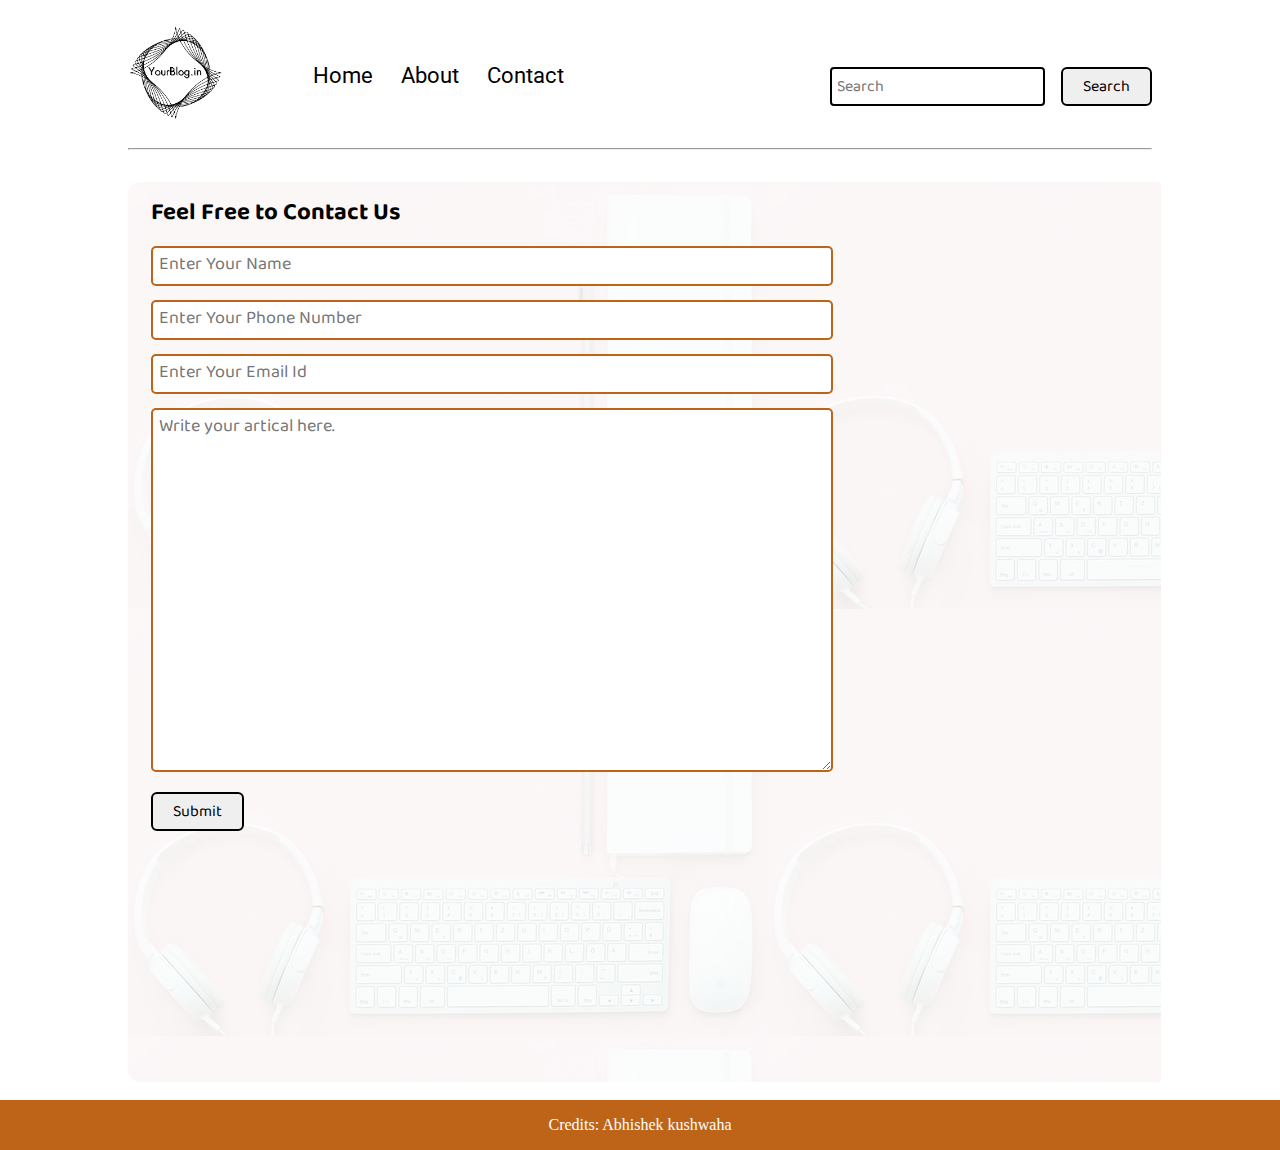
<file: contact.html>
<!DOCTYPE html>
<html lang="en">
<head>
    <meta charset="UTF-8">
    <meta name="viewport" content="width=device-width, initial-scale=1.0">
    <link rel="stylesheet" href="./css/utils.css">
    <link rel="stylesheet" href="./css/style.css">
    <link rel="stylesheet" href="./css/contact.css">
    <link rel="stylesheet" href="./css/mobile.css">
    <title>YourBlog - Heaven for bloggers</title>
</head>
<body>
    <nav class="navigation max-width-1 m-auto">
        <div class="nav-left">
            <a href="./index.html">
                <span><img src="./img/logo.png" width="94px" alt=""></span>
            </a>
            <ul>
                <li><a href="./index.html">Home</a></li>
                <li><a href="./about.html">About</a></li>
                <li><a href="./contact.html">Contact</a></li>
            </ul>
        </div>
        <div class="nav-right">
            <form action="./search.html" method="get"> 
               <input class="form-input" type="text" name="query" placeholder="Search">
               <button class="btn">Search</button>
            </form>

        </div>

    </nav>
    <div class="max-width-1 m-auto">
        <hr>
    </div>
    <div class="contact-content font1 max-width-1 m-auto">
        <div class="max-width-1 m-auto mx-1">
            <h2>Feel Free to Contact Us</h2>
            <div class="contact-form">
                <div class="form-box">
                    <input type="text" placeholder="Enter Your Name">
                </div>
                <div class="form-box">
                    <input type="text" placeholder="Enter Your Phone Number">
                </div>
                <div class="form-box">
                    <input type="text" placeholder="Enter Your Email Id">
                </div>
                <div class="form-box">
                    <textarea name="" id="" cols="30" rows="10" placeholder="Write your artical here."></textarea>
                </div>
                <div class="form-box">
                    <form action="./contact.html" method="get">
                    <button class="btn">Submit</button>
                </div>

            </div>
        </div>

    </div>
 

   

    <div class="footer">
        <p> Credits:  Abhishek kushwaha  </p>
    </div>
</body>
</html>
</file>
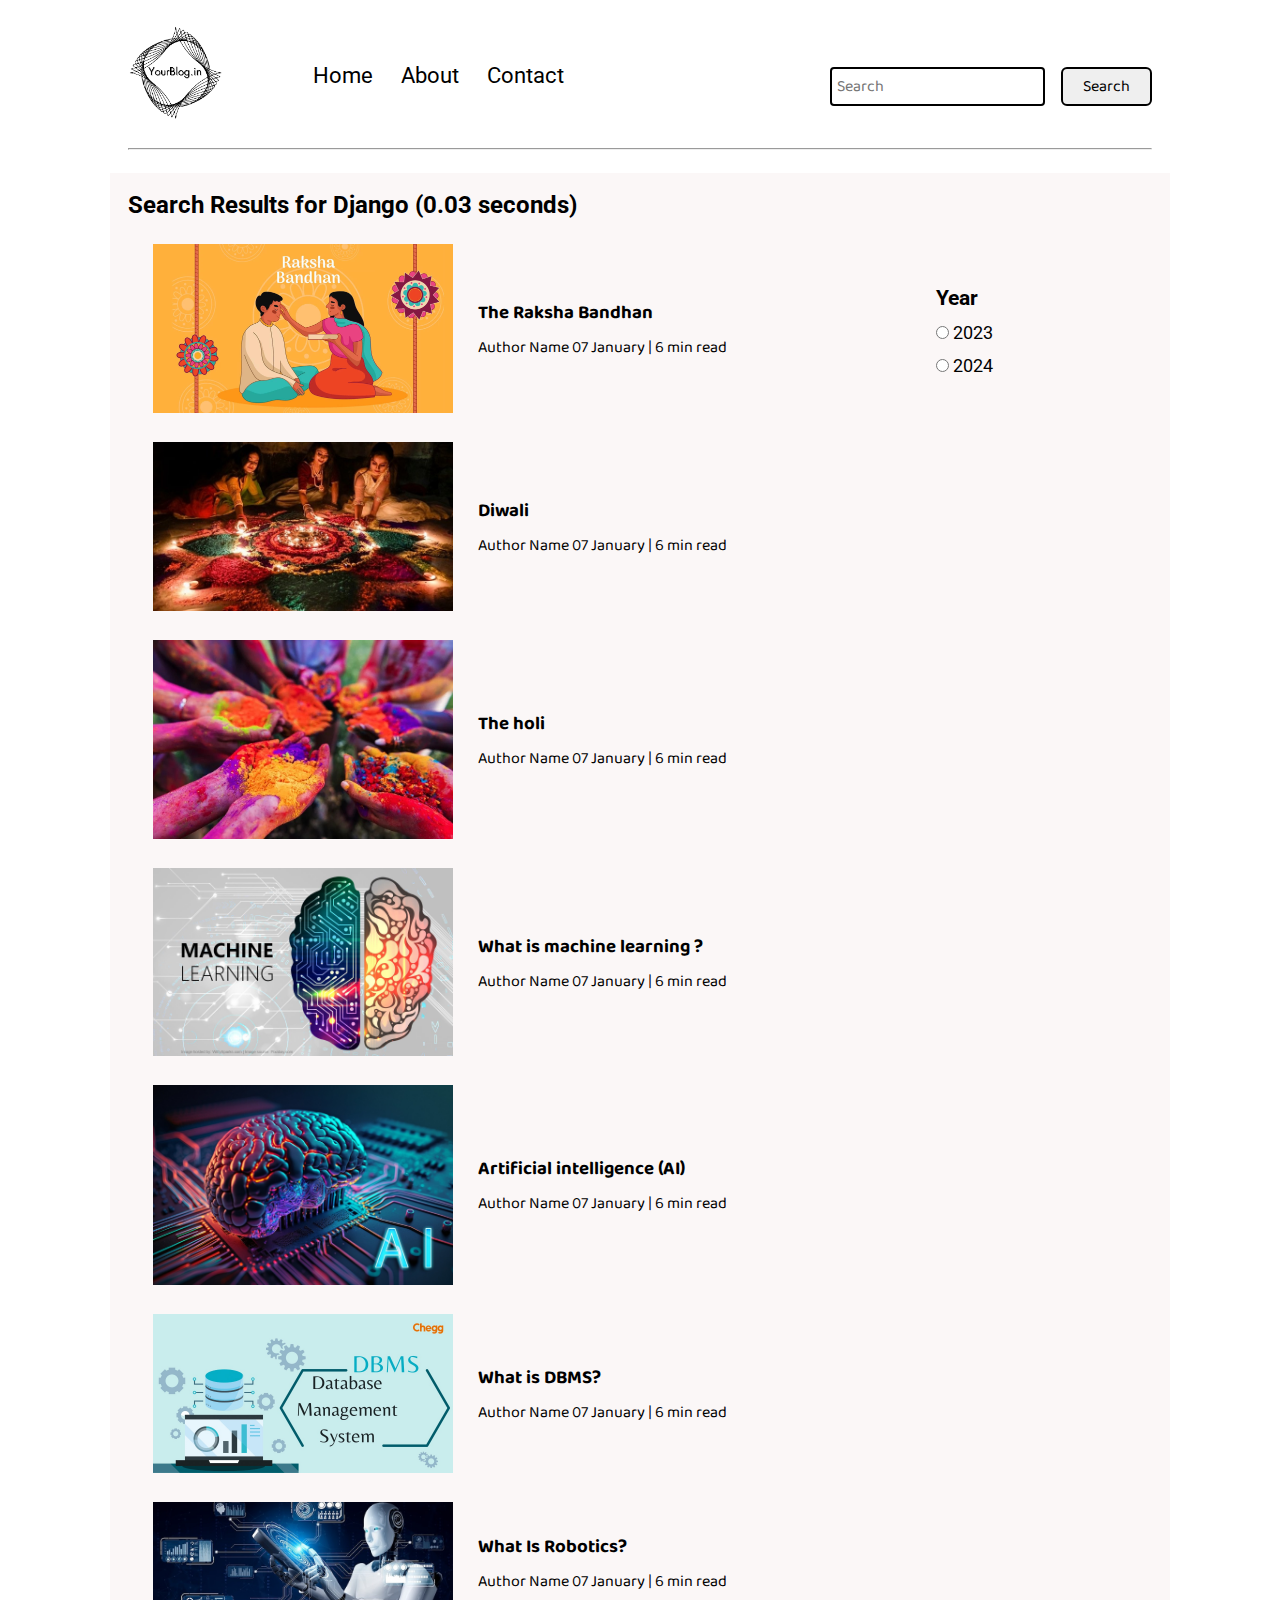
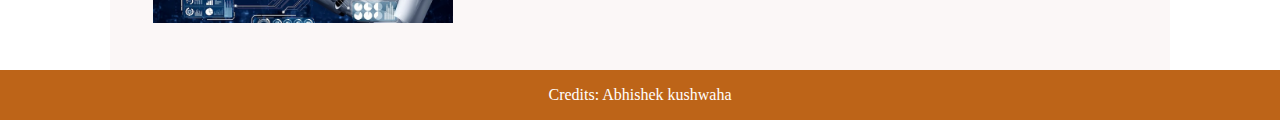
<file: search.html>
<!DOCTYPE html>
<html lang="en">
<head>
    <meta charset="UTF-8">
    <meta name="viewport" content="width=device-width, initial-scale=1.0">
    <link rel="stylesheet" href="./css/utils.css">
    <link rel="stylesheet" href="./css/style.css">
    <link rel="stylesheet" href="./css/mobile.css">
    <title>iBlog - Heaven for bloggers</title>
</head>
<body>
    <nav class="navigation max-width-1 m-auto">
        <div class="nav-left">
            <a href="./index.html">
                <span><img src="./img/logo.png" width="94px" alt=""></span>
            </a>
            <ul>
                <li><a href="./index.html">Home</a></li>
                <li><a href="./about.html">About</a></li>
                <li><a href="./contact.html">Contact</a></li>
            </ul>
        </div>
        <div class="nav-right">
            <form action="./search.html" method="get">
                <input class="form-input" type="text" name="query" placeholder="Search">
                <button class="btn">Search</button>
            </form>

        </div>

    </nav>
 

    <div class="max-width-1 m-auto"><hr></div>
    <div class="home-articles max-width-1 m-auto font2">
        
        <h2>Search Results for Django (0.03 seconds)</h2>
        <div class="year-box adjust-year">
            <div>
                <h3>Year </h3>
            </div>
            <div>
                <input type="radio" name="year" id=""> 2023
            </div>
            <div>
                <input type="radio" name="year" id=""> 2024
            </div>
        </div>
        <div class="home-article">
            <div class="home-article-img">
                <img src="./img/a.png" alt="article">
            </div>
            <div class="home-article-content font1">
                <a href="./blogpost.html"><h3>The Raksha Bandhan</h3></a>
                
                <span>Author Name</span>
                <span>07 January | 6 min read</span>
            </div>
        </div>
        <div class="home-article">
            <div class="home-article-img">
                <img src="./img/b.png" alt="article">
            </div>
            <div class="home-article-content font1">
                <a href="./blogpost2.html"><h3>Diwali</h3></a>
                
                <span>Author Name</span>
                <span>07 January | 6 min read</span>
            </div>
        </div>
        <div class="home-article">
            <div class="home-article-img">
                <img src="./img/c.png" alt="article">
            </div>
            <div class="home-article-content font1">
                <a href="./blogpost3.html"><h3>The holi</h3></a>
                
                <span>Author Name</span>
                <span>07 January | 6 min read</span>
            </div>
        </div>
        <div class="home-article">
            <div class="home-article-img">
                <img src="./img/d.png" alt="article">
            </div>
            <div class="home-article-content font1">
                <a href="./blogpost4.html"><h3>What is machine learning ?</h3></a>
                
                <span>Author Name</span>
                <span>07 January | 6 min read</span>
            </div>
        </div>
        <div class="home-article">
            <div class="home-article-img">
                <img src="./img/e.png" alt="article">
            </div>
            <div class="home-article-content font1">
                <a href="./blogpost5.html"><h3>Artificial intelligence (AI)</h3></a>
                
                <span>Author Name</span>
                <span>07 January | 6 min read</span>
            </div>
        </div>
        <div class="home-article">
            <div class="home-article-img">
                <img src="./img/f.png" alt="article">
            </div>
            <div class="home-article-content font1">
                <a href="./blogpost6.html"><h3>What is DBMS?</h3></a>
                
                <span>Author Name</span>
                <span>07 January | 6 min read</span>
            </div>
        </div>
        <div class="home-article">
            <div class="home-article-img">
                <img src="./img/g.png" alt="article">
            </div>
            <div class="home-article-content font1">
                <a href="./blogpost7.html"><h3>What Is Robotics?</h3></a>
                
                <span>Author Name</span>
                <span>07 January | 6 min read</span>
            </div>
        </div>
         
    </div>

    <div class="footer">
        <p> Credits:  Abhishek kushwaha  </p> 
    </div>
</body>
</html>
</file>
<file: css/utils.css>
@import url("https://fonts.googleapis.com/css2?family=Roboto&display=swap");
@import url("https://fonts.googleapis.com/css2?family=Baloo+Bhaina+2:wght@500&display=swap");
:root { 
  --main-bg-color: #bd6418;
  --font1: "Baloo Bhaina 2", cursive;
  --font2: "Roboto", sans-serif;
}

.center{
  text-align: center
}

.font1 {
  font-family: var(--font1);
}
.font2 {
  font-family: var(--font2);
}

.max-width-1 {
  max-width: 80vw;
}

.max-width-2 {
  max-width: 60vw;
}

.m-auto {
  margin: auto;
}

.mx-1{
  margin-left: 23px;
  margin-right: 23px;
}

.my-2{
  margin-top: 32px;
  margin-bottom: 32px;
}

.btn {
  padding: 0px 20px;
  padding-top: 3px;
  border: 2px solid black;
  border-radius: 6px;
  font-family: var(--font1);
  font-size: 16px;
  cursor: pointer;
  transition: all 0.3s ease-in-out;
}

.btn:hover {
  color: white;
  background: var(--main-bg-color);
}

.form-input {
  padding: 0px 5px;
  padding-top: 3px;
  font-size: 16px;
  border: 2px solid black;
  border-radius: 4px;
  margin: 0 13px;
  font-family: var(--font1);
}

.form-box input, textarea{
  width: 52vw;
  padding: 0px 6px;
  margin: 7px 0;
  font-size: 18px;
  font-family: var(--font1);
  border: 2px solid var(--main-bg-color);
    border-radius: 5px;
}
</file>
<file: css/style.css>
* {
  margin: 0;
  padding: 0; 
}

.navigation {
  margin-top: 25px;
  font-family: var(--font1);
  /* height: 74px;  */
  display: flex;
  justify-content: space-between;
  align-items: center;
}

.nav-left {
  display: flex;
}

.nav-left span {
  font-size: 35px;
  padding-top: 10px;
}

.nav-left ul {
  display: flex;
  align-items: center;
  margin: 0 77px;
  font-size: 22px;
  padding-bottom: 23px;
}

.nav-left ul li {
  list-style: none;
  margin: 0 14px;
  font-family: var(--font2);
  transition: all 0.3s ease-in-out;
}

.nav-left ul li a {
  text-decoration: none;
  color: black;
}

.nav-left ul li a:hover {
  color: var(--main-bg-color);
  font-weight: bolder;
}

.content {
  height: 100%;
  display: flex;
  margin-top: 32px;
  padding: 9px;
  position: relative;
}

.content::after {
  content: "";
  background-image: url("../img/11.png");
  position: absolute;
  width: 100%;
  height: inherit;
  opacity: 0.15;
  border-radius: 12px;
}

.content-left {
  font-family: var(--font1);
  display: flex;
  flex-direction: column;
  justify-content: center;
  padding: 49px;
  z-index: 1;
}

.content-right {
  display: flex;
  align-items: center;
  justify-content: center;
}

.content-right img {
  height: 355px;
  border: 2px solid black;
  border-radius: 200px;
}

.home-articles {
  padding: 18px;
  background-color: rgb(248, 239, 239, 0.5);
  margin-top: 23px;
  position: relative;
}

.year-box {
  position: absolute;  
  right: 0px;
  top: 100px;
  width: 234px;
  height: 255px;
  font-size: 18px;
}

.year-box div {
  margin: 12px 0px;
}

.home-article {
  display: flex;
  margin: 25px;
}

.home-article img {
  width: 300px;
}

.home-article-content {
  align-self: center;
  padding: 25px;
}

.home-article-content a {
  text-decoration: none;
  color: black;
}
/* .home-articles{} */
.footer {
  height: 50px;
  background-color: var(--main-bg-color);
  display: flex;
  align-items: center;
  justify-content: center;
  color: white;
  flex-direction: column;
}

.footer a {
  color: white;
}
</file>
<file: css/mobile.css>
@media screen and (max-width: 1200px) {
  .navigation {
    flex-direction: column;
    margin-bottom: 23px;
  }

  .nav-left {
    flex-direction: column;
    text-align: center;
  }

  .content-right {
    display: none;
  }

  .home-article {
    flex-direction: column;
  }

  .home-article-img {
    text-align: center;
  }

  .year-box {
    top: 25px;
    left: 60vw;
    font-size: 11px;
    display: flex;
  }

  .year-box div {
    padding: 0 3px;
    margin: 0;
  }

  .home-article img {
    width: 70vw;
  }
  .form-input {
    width: 50%;
  }
  .form-box input,
  textarea {
    width: 66vw;
  }
  .row {
    flex-direction: column;
  }
  .social {
    padding: 0;
  }
  .post-img {
    height: auto;
  }
  .adjust-year {
    position: static;
    height: auto;
    padding: 12px 0px;
    display: flex;
    justify-content: flex-end;
    width: 100%;
  }
}
</file>
<file: css/blogpost.css>
.post-img{
    height: 404px;
    overflow: hidden; 
}
.post-img img{
    width: 100%;
}
.blog-post-content{
    /* background-color: rebeccapurple; */
}
.blog-post-content h1{
    text-align: center;
}
.blog-post-content p{
    font-size: 18px; 
}

.row{
    display: flex;
}
.more-post{
    flex-direction: column; 
    align-items: center;
}
.blogpost-meta{ 
    display: flex;
    justify-content: space-between;
}

.author-info{
    margin: 12px 0;
}
.author-info div{
    padding: 4px 0px;
    font-family: var(--font2);
}
.social{
    padding-right: 53px;
    align-self: center;
    cursor: pointer;
}
</file>
<file: css/contact.css>
.contact-content{  
    height: 100vh;
    margin-top: 32px;
    padding: 9px;
    position: relative; 
    overflow: hidden;
  }
  
  .contact-content::after {
    content: "";
    background-image: url("../img/11.png");
    position: absolute;
    top:0;
    width: 100%;
    height: inherit;
    opacity: 0.15;
    border-radius: 12px;
    z-index: -1;
  }
</file>
